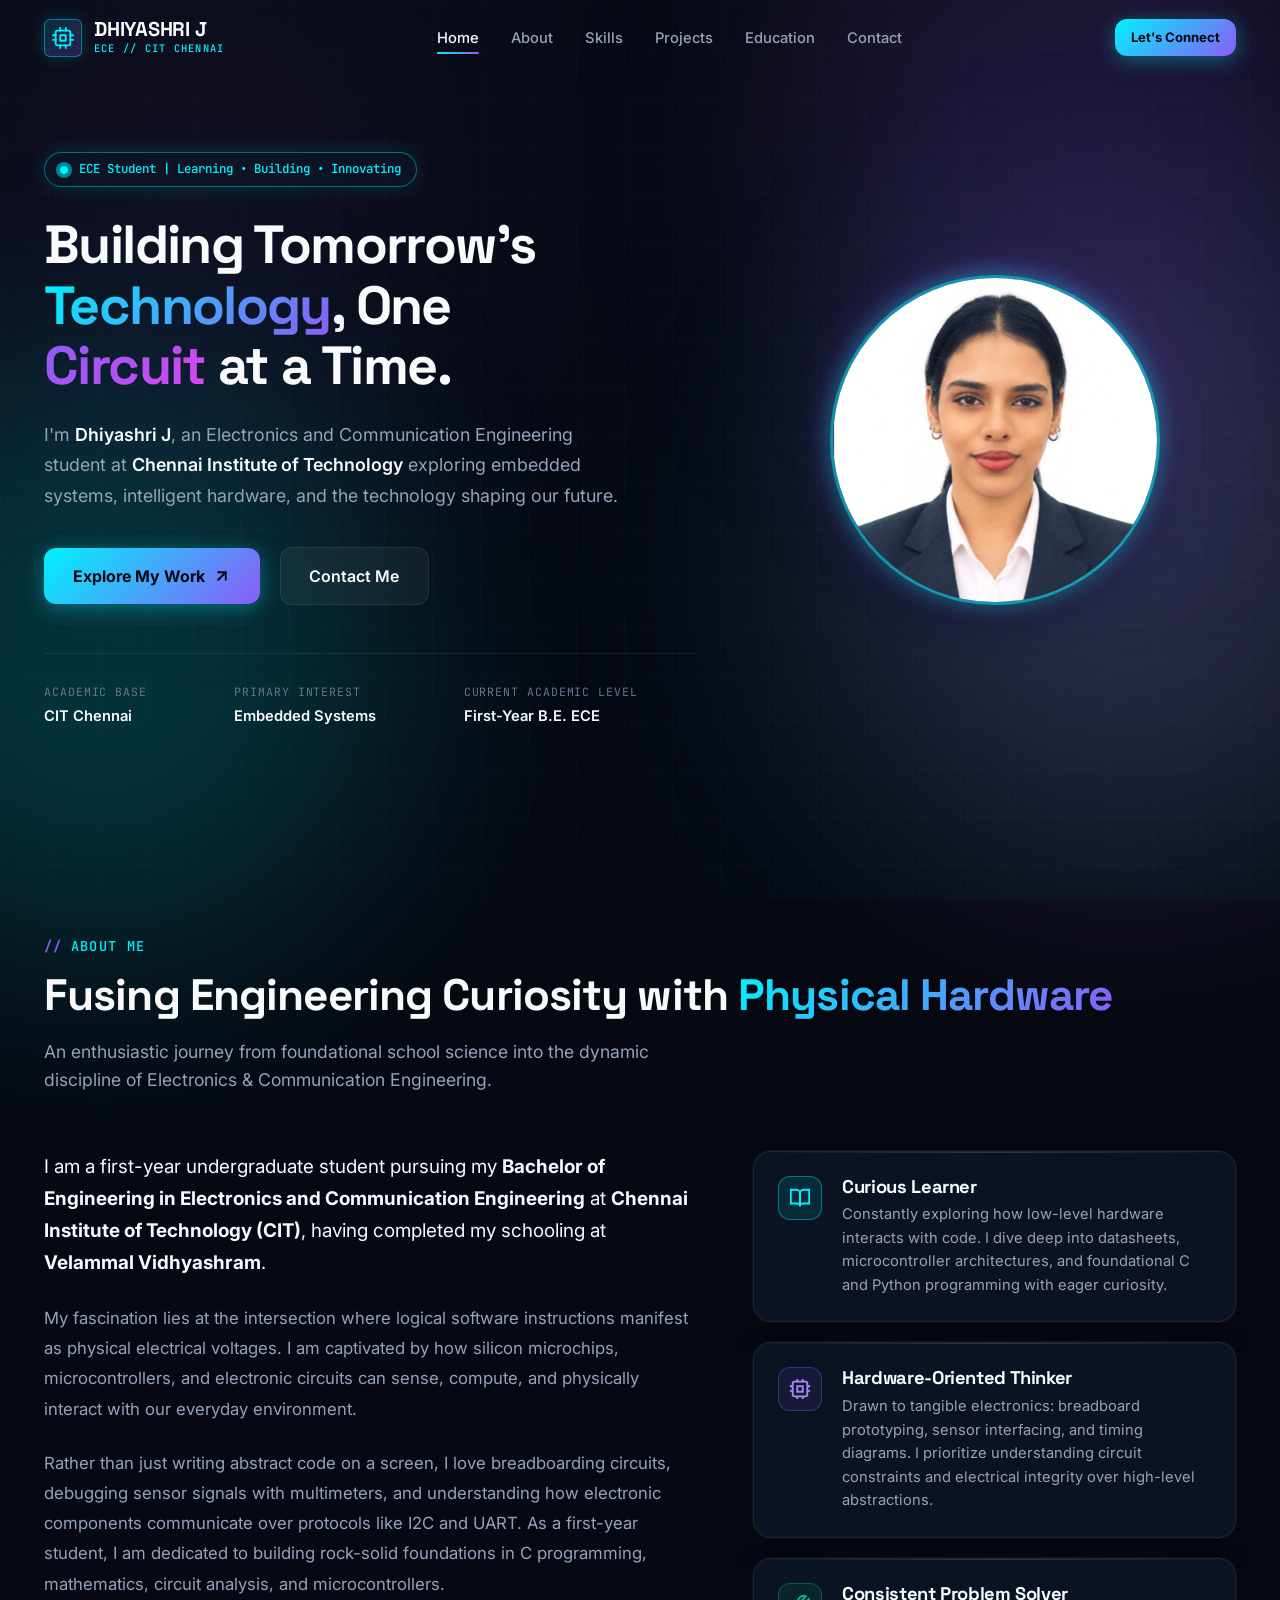
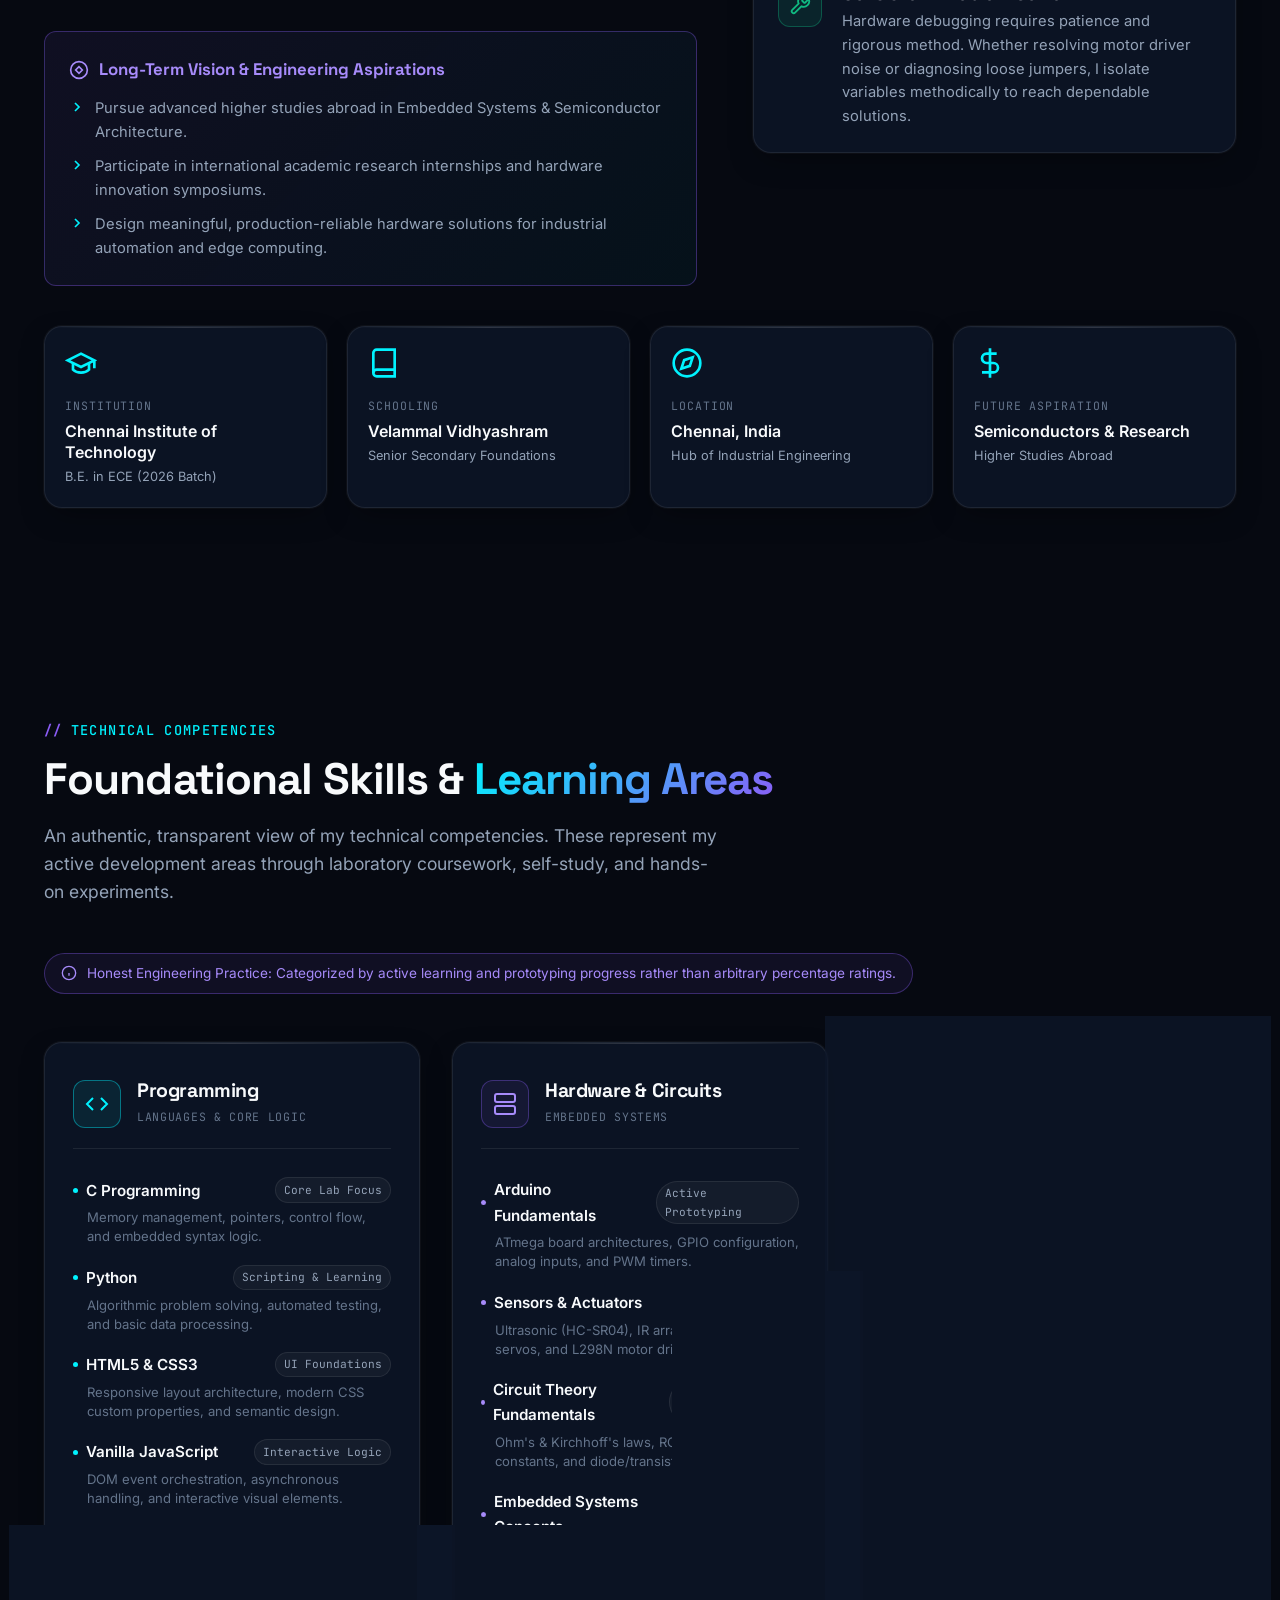
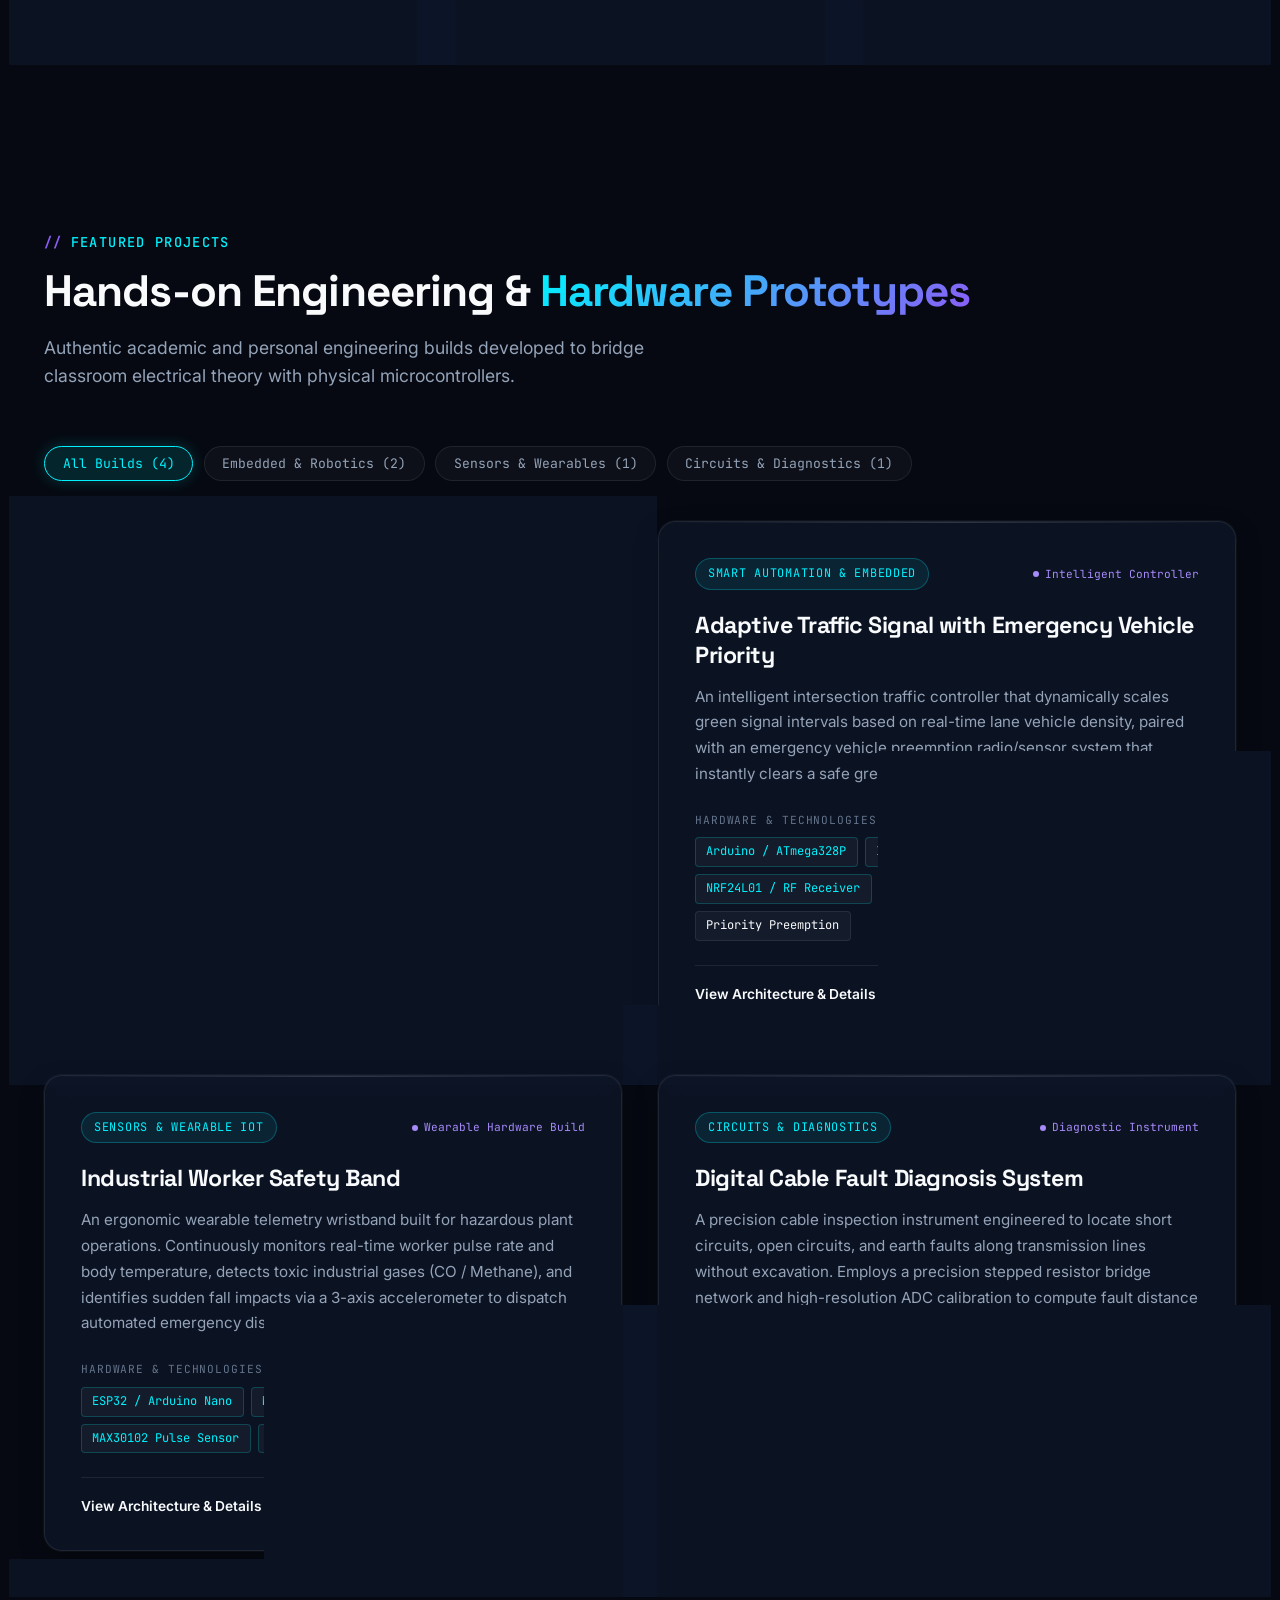
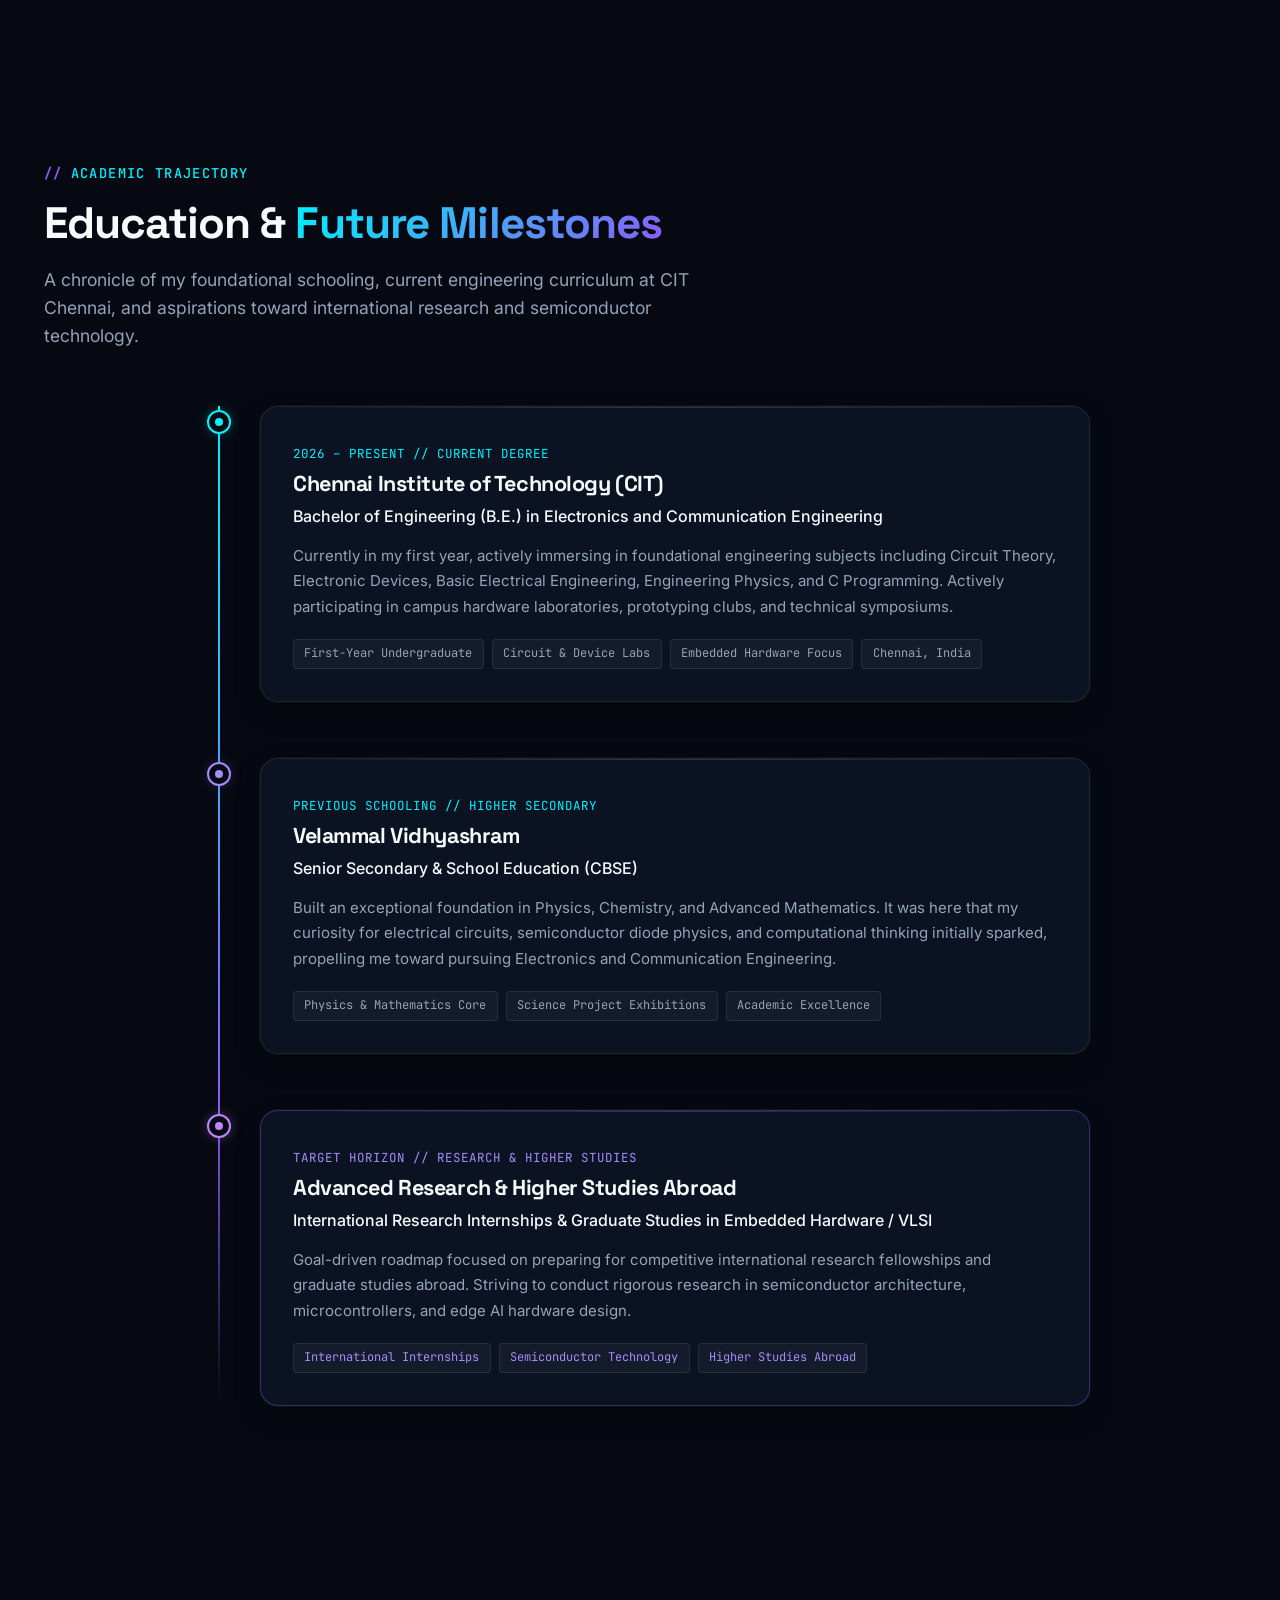
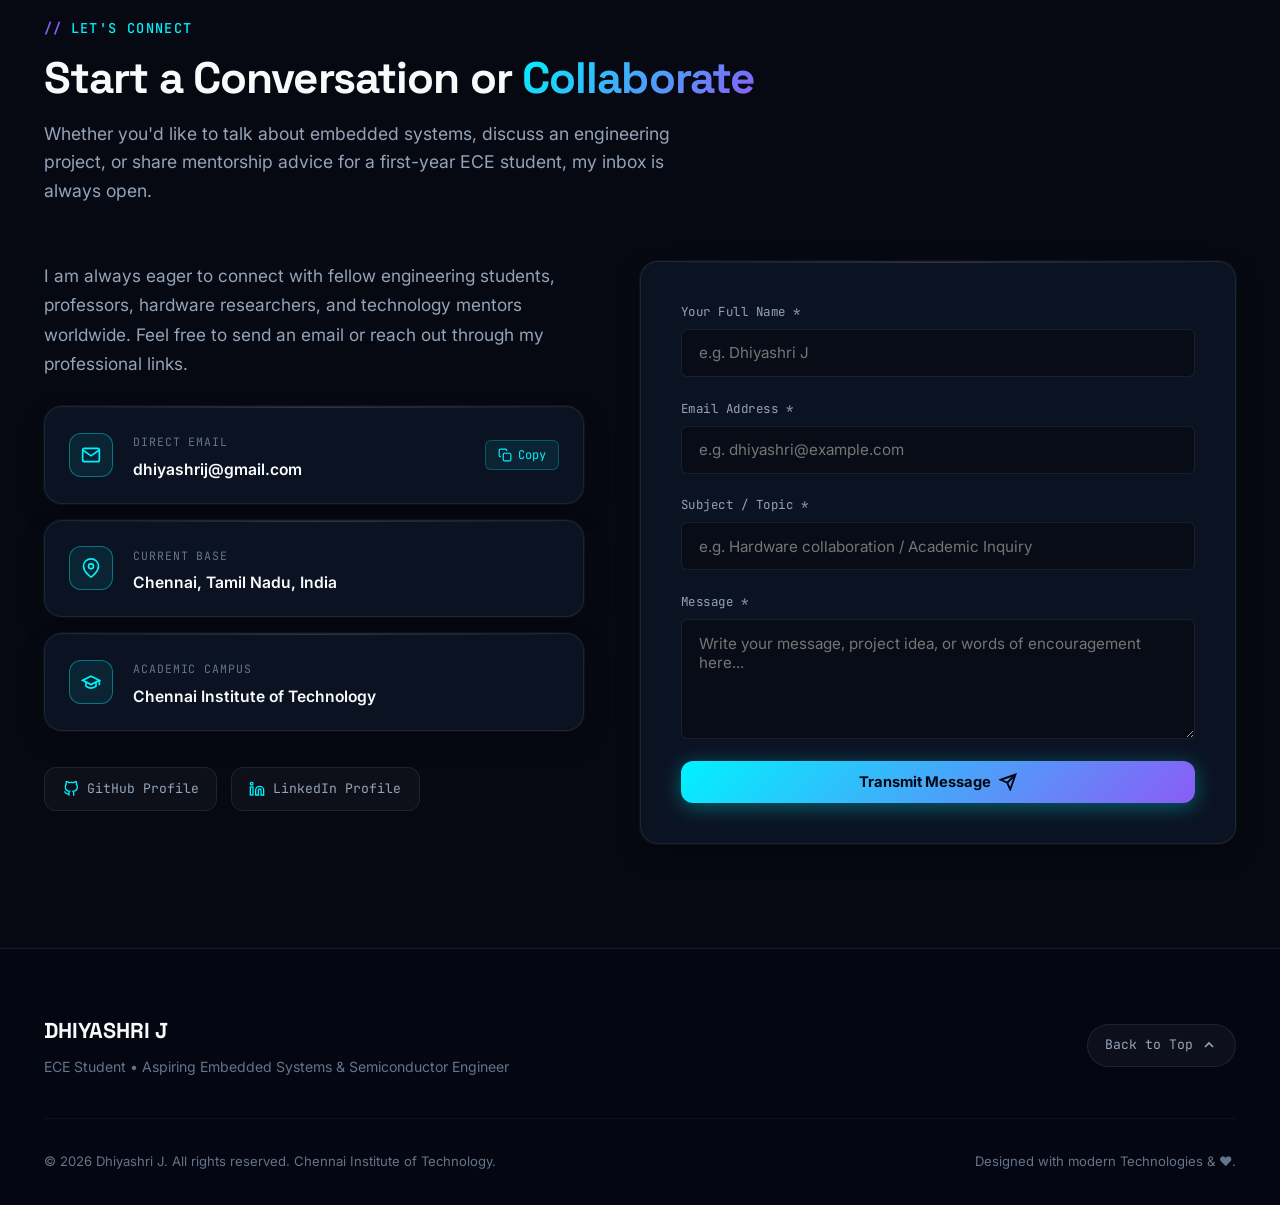
<file: index.html>
<!DOCTYPE html>
<html lang="en">
<head>
  <meta charset="UTF-8">
  <meta name="viewport" content="width=device-width, initial-scale=1.0">
  <title>Dhiyashri J | ECE Student & Aspiring Embedded Systems Engineer</title>
  <meta name="description" content="Personal portfolio of Dhiyashri J, a first-year Electronics and Communication Engineering student at Chennai Institute of Technology (CIT) exploring embedded systems, intelligent hardware, and circuit design.">
  <meta name="keywords" content="Dhiyashri J, Electronics and Communication Engineering, CIT Chennai, Embedded Systems, Arduino, Microcontrollers, Circuit Design, Velammal Vidhyashram">
  <meta name="author" content="Dhiyashri J">

  <!-- Google Fonts Preconnect & Stylesheets -->
  <link rel="preconnect" href="https://fonts.googleapis.com">
  <link rel="preconnect" href="https://fonts.gstatic.com" crossorigin>
  <link href="https://fonts.googleapis.com/css2?family=Inter:wght@300;400;500;600;700&family=JetBrains+Mono:wght@400;500;700&family=Space+Grotesk:wght@500;600;700;800&display=swap" rel="stylesheet">

  <!-- Main Stylesheet -->
  <link rel="stylesheet" href="style.css">
</head>
<body>

  <!-- Ambient Background Lighting -->
  <div class="ambient-glow glow-1" aria-hidden="true"></div>
  <div class="ambient-glow glow-2" aria-hidden="true"></div>
  <div class="ambient-glow glow-3" aria-hidden="true"></div>

  <!-- ==========================================================================
       NAVIGATION BAR
       ========================================================================== -->
  <header class="navbar" id="navbar">
    <div class="container nav-container">
      <a href="#hero" class="nav-logo" aria-label="Dhiyashri J Home">
        <div class="logo-mark">
          <!-- Stylized Microchip / Integrated Circuit Icon -->
          <svg viewBox="0 0 24 24" fill="none" stroke="currentColor" stroke-width="2" stroke-linecap="round" stroke-linejoin="round">
            <rect x="4" y="4" width="16" height="16" rx="2"></rect>
            <rect x="9" y="9" width="6" height="6"></rect>
            <path d="M9 1v3M15 1v3M9 20v3M15 20v3M20 9h3M20 14h3M1 9h3M1 14h3"></path>
          </svg>
        </div>
        <div class="logo-text">
          <span class="logo-title">DHIYASHRI J</span>
          <span class="logo-subtitle">ECE // CIT CHENNAI</span>
        </div>
      </a>

      <!-- Desktop Nav Menu -->
      <nav aria-label="Primary Navigation">
        <ul class="nav-menu">
          <li><a href="#hero" class="nav-link active">Home</a></li>
          <li><a href="#about" class="nav-link">About</a></li>
          <li><a href="#skills" class="nav-link">Skills</a></li>
          <li><a href="#projects" class="nav-link">Projects</a></li>
          <li><a href="#education" class="nav-link">Education</a></li>
          <li><a href="#contact" class="nav-link">Contact</a></li>
        </ul>
      </nav>

      <!-- Desktop CTA & Mobile Toggle -->
      <div class="nav-actions">
        <a href="#contact" class="btn btn-primary btn-sm">Let's Connect</a>
        <button class="nav-toggle" id="navToggle" aria-label="Toggle navigation menu" aria-expanded="false">
          <span></span>
          <span></span>
          <span></span>
        </button>
      </div>
    </div>
  </header>

  <!-- Mobile Navigation Drawer -->
  <div class="mobile-nav-backdrop" id="mobileBackdrop" aria-hidden="true"></div>
  <div class="mobile-nav" id="mobileNav">
    <ul class="mobile-links">
      <li><a href="#hero" class="mobile-link">01. Home <span>&rarr;</span></a></li>
      <li><a href="#about" class="mobile-link">02. About <span>&rarr;</span></a></li>
      <li><a href="#skills" class="mobile-link">03. Skills <span>&rarr;</span></a></li>
      <li><a href="#projects" class="mobile-link">04. Projects <span>&rarr;</span></a></li>
      <li><a href="#education" class="mobile-link">05. Education <span>&rarr;</span></a></li>
      <li><a href="#contact" class="mobile-link">06. Contact <span>&rarr;</span></a></li>
    </ul>
    <div>
      <a href="#contact" class="btn btn-primary" style="width: 100%;">Get in Touch</a>
    </div>
  </div>

  <main>
    <!-- ==========================================================================
         HERO SECTION
         ========================================================================== -->
    <section class="hero" id="hero">
      <div class="container hero-grid">
        <!-- Hero Text Content -->
        <div class="hero-content">
          <div class="hero-badge">
            <span class="pulse-dot" aria-hidden="true"></span>
            <span>ECE Student | Learning • Building • Innovating</span>
          </div>

          <h1 class="hero-headline">
            Building Tomorrow's <br>
            <span class="gradient-text">Technology</span>, One <br>
            <span class="gradient-text-violet">Circuit</span> at a Time.
          </h1>

          <p class="hero-subtitle">
            I'm <strong>Dhiyashri J</strong>, an Electronics and Communication Engineering student at <strong>Chennai Institute of Technology</strong> exploring embedded systems, intelligent hardware, and the technology shaping our future.
          </p>

          <div class="hero-cta">
            <a href="#projects" class="btn btn-primary btn-lg">
              <span>Explore My Work</span>
              <svg width="18" height="18" viewBox="0 0 24 24" fill="none" stroke="currentColor" stroke-width="2.5" stroke-linecap="round" stroke-linejoin="round">
                <line x1="7" y1="17" x2="17" y2="7"></line>
                <polyline points="7 7 17 7 17 17"></polyline>
              </svg>
            </a>
            <a href="#contact" class="btn btn-secondary btn-lg">Contact Me</a>
          </div>

          <div class="hero-meta">
            <div class="meta-item">
              <span class="meta-label">Academic Base</span>
              <span class="meta-value">CIT Chennai</span>
            </div>
            <div class="meta-item">
              <span class="meta-label">Primary Interest</span>
              <span class="meta-value">Embedded Systems</span>
            </div>
            <div class="meta-item">
              <span class="meta-label">Current Academic Level</span>
              <span class="meta-value">First-Year B.E. ECE</span>
            </div>
          </div>
        </div>

        <!-- Hero Visual: Clean Round Profile Photo with Mild Edge Glow -->
        <div class="hero-visual">
          <div class="round-profile-wrapper">
            <div class="round-profile-glow" aria-hidden="true"></div>
            <img src="assets/profile.png" alt="Dhiyashri J - Electronics and Communication Engineering Student" class="round-profile-img">
          </div>
        </div>
      </div>
    </section>

    <!-- ==========================================================================
         ABOUT ME SECTION
         ========================================================================== -->
    <section class="about-section" id="about">
      <div class="container">
        <div class="section-header">
          <span class="section-tag">About Me</span>
          <h2 class="section-title">
            Fusing Engineering Curiosity with <span class="gradient-text">Physical Hardware</span>
          </h2>
          <p class="section-subtitle">
            An enthusiastic journey from foundational school science into the dynamic discipline of Electronics & Communication Engineering.
          </p>
        </div>

        <div class="about-grid">
          <!-- Left Column: Biography Narrative -->
          <div class="about-narrative">
            <p class="lead-paragraph">
              I am a first-year undergraduate student pursuing my <strong>Bachelor of Engineering in Electronics and Communication Engineering</strong> at <strong>Chennai Institute of Technology (CIT)</strong>, having completed my schooling at <strong>Velammal Vidhyashram</strong>.
            </p>
            <p>
              My fascination lies at the intersection where logical software instructions manifest as physical electrical voltages. I am captivated by how silicon microchips, microcontrollers, and electronic circuits can sense, compute, and physically interact with our everyday environment.
            </p>
            <p>
              Rather than just writing abstract code on a screen, I love breadboarding circuits, debugging sensor signals with multimeters, and understanding how electronic components communicate over protocols like I2C and UART. As a first-year student, I am dedicated to building rock-solid foundations in C programming, mathematics, circuit analysis, and microcontrollers.
            </p>

            <!-- Future Goals Card -->
            <div class="aspirations-box">
              <div class="aspirations-header">
                <svg width="20" height="20" viewBox="0 0 24 24" fill="none" stroke="currentColor" stroke-width="2">
                  <circle cx="12" cy="12" r="10"></circle>
                  <polygon points="12 8 8 12 12 16 16 12 12 8"></polygon>
                </svg>
                <span>Long-Term Vision & Engineering Aspirations</span>
              </div>
              <ul class="aspirations-list">
                <li>
                  <svg viewBox="0 0 24 24" fill="none" stroke="currentColor" stroke-width="2.5"><polyline points="9 18 15 12 9 6"></polyline></svg>
                  <span>Pursue advanced higher studies abroad in Embedded Systems & Semiconductor Architecture.</span>
                </li>
                <li>
                  <svg viewBox="0 0 24 24" fill="none" stroke="currentColor" stroke-width="2.5"><polyline points="9 18 15 12 9 6"></polyline></svg>
                  <span>Participate in international academic research internships and hardware innovation symposiums.</span>
                </li>
                <li>
                  <svg viewBox="0 0 24 24" fill="none" stroke="currentColor" stroke-width="2.5"><polyline points="9 18 15 12 9 6"></polyline></svg>
                  <span>Design meaningful, production-reliable hardware solutions for industrial automation and edge computing.</span>
                </li>
              </ul>
            </div>
          </div>

          <!-- Right Column: Three Core Qualities -->
          <div class="qualities-stack">
            <!-- Quality 1 -->
            <div class="glass-card quality-card">
              <div class="quality-icon">
                <svg width="22" height="22" viewBox="0 0 24 24" fill="none" stroke="currentColor" stroke-width="2">
                  <path d="M2 3h6a4 4 0 0 1 4 4v14a3 3 0 0 0-3-3H2z"></path>
                  <path d="M22 3h-6a4 4 0 0 0-4 4v14a3 3 0 0 1 3-3h7z"></path>
                </svg>
              </div>
              <div>
                <h3 class="quality-title">Curious Learner</h3>
                <p class="quality-desc">
                  Constantly exploring how low-level hardware interacts with code. I dive deep into datasheets, microcontroller architectures, and foundational C and Python programming with eager curiosity.
                </p>
              </div>
            </div>

            <!-- Quality 2 -->
            <div class="glass-card quality-card">
              <div class="quality-icon">
                <svg width="22" height="22" viewBox="0 0 24 24" fill="none" stroke="currentColor" stroke-width="2">
                  <rect x="4" y="4" width="16" height="16" rx="2"></rect>
                  <rect x="9" y="9" width="6" height="6"></rect>
                  <line x1="9" y1="1" x2="9" y2="4"></line>
                  <line x1="15" y1="1" x2="15" y2="4"></line>
                  <line x1="9" y1="20" x2="9" y2="23"></line>
                  <line x1="15" y1="20" x2="15" y2="23"></line>
                  <line x1="20" y1="9" x2="23" y2="9"></line>
                  <line x1="20" y1="14" x2="23" y2="14"></line>
                  <line x1="1" y1="9" x2="4" y2="9"></line>
                  <line x1="1" y1="14" x2="4" y2="14"></line>
                </svg>
              </div>
              <div>
                <h3 class="quality-title">Hardware-Oriented Thinker</h3>
                <p class="quality-desc">
                  Drawn to tangible electronics: breadboard prototyping, sensor interfacing, and timing diagrams. I prioritize understanding circuit constraints and electrical integrity over high-level abstractions.
                </p>
              </div>
            </div>

            <!-- Quality 3 -->
            <div class="glass-card quality-card">
              <div class="quality-icon">
                <svg width="22" height="22" viewBox="0 0 24 24" fill="none" stroke="currentColor" stroke-width="2">
                  <path d="M14.7 6.3a1 1 0 0 0 0 1.4l1.6 1.6a1 1 0 0 0 1.4 0l3.77-3.77a6 6 0 0 1-7.94 7.94l-6.91 6.91a2.12 2.12 0 0 1-3-3l6.91-6.91a6 6 0 0 1 7.94-7.94l-3.76 3.76z"></path>
                </svg>
              </div>
              <div>
                <h3 class="quality-title">Consistent Problem Solver</h3>
                <p class="quality-desc">
                  Hardware debugging requires patience and rigorous method. Whether resolving motor driver noise or diagnosing loose jumpers, I isolate variables methodically to reach dependable solutions.
                </p>
              </div>
            </div>
          </div>
        </div>

        <!-- Academic Snapshot Mini Bar -->
        <div class="academic-snapshot-bar">
          <div class="glass-card snapshot-card">
            <svg class="snapshot-icon" viewBox="0 0 24 24" fill="none" stroke="currentColor" stroke-width="2">
              <path d="M22 10v6M2 10l10-5 10 5-10 5z"></path>
              <path d="M6 12v5c3 3 9 3 12 0v-5"></path>
            </svg>
            <span class="snapshot-label">Institution</span>
            <div class="snapshot-value">Chennai Institute of Technology</div>
            <div class="snapshot-detail">B.E. in ECE (2026 Batch)</div>
          </div>

          <div class="glass-card snapshot-card">
            <svg class="snapshot-icon" viewBox="0 0 24 24" fill="none" stroke="currentColor" stroke-width="2">
              <path d="M4 19.5A2.5 2.5 0 0 1 6.5 17H20"></path>
              <path d="M6.5 2H20v20H6.5A2.5 2.5 0 0 1 4 19.5v-15A2.5 2.5 0 0 1 6.5 2z"></path>
            </svg>
            <span class="snapshot-label">Schooling</span>
            <div class="snapshot-value">Velammal Vidhyashram</div>
            <div class="snapshot-detail">Senior Secondary Foundations</div>
          </div>

          <div class="glass-card snapshot-card">
            <svg class="snapshot-icon" viewBox="0 0 24 24" fill="none" stroke="currentColor" stroke-width="2">
              <circle cx="12" cy="12" r="10"></circle>
              <polygon points="16.24 7.76 14.12 14.12 7.76 16.24 9.88 9.88 16.24 7.76"></polygon>
            </svg>
            <span class="snapshot-label">Location</span>
            <div class="snapshot-value">Chennai, India</div>
            <div class="snapshot-detail">Hub of Industrial Engineering</div>
          </div>

          <div class="glass-card snapshot-card">
            <svg class="snapshot-icon" viewBox="0 0 24 24" fill="none" stroke="currentColor" stroke-width="2">
              <line x1="12" y1="1" x2="12" y2="23"></line>
              <path d="M17 5H9.5a3.5 3.5 0 0 0 0 7h5a3.5 3.5 0 0 1 0 7H6"></path>
            </svg>
            <span class="snapshot-label">Future Aspiration</span>
            <div class="snapshot-value">Semiconductors & Research</div>
            <div class="snapshot-detail">Higher Studies Abroad</div>
          </div>
        </div>
      </div>
    </section>

    <!-- ==========================================================================
         TECHNICAL SKILLS SECTION
         ========================================================================== -->
    <section class="skills-section" id="skills">
      <div class="container">
        <div class="section-header">
          <span class="section-tag">Technical Competencies</span>
          <h2 class="section-title">
            Foundational Skills & <span class="gradient-text">Learning Areas</span>
          </h2>
          <p class="section-subtitle">
            An authentic, transparent view of my technical competencies. These represent my active development areas through laboratory coursework, self-study, and hands-on experiments.
          </p>
        </div>

        <div class="skills-disclaimer">
          <svg viewBox="0 0 24 24" fill="none" stroke="currentColor" stroke-width="2">
            <circle cx="12" cy="12" r="10"></circle>
            <line x1="12" y1="16" x2="12" y2="12"></line>
            <line x1="12" y1="8" x2="12.01" y2="8"></line>
          </svg>
          <span>Honest Engineering Practice: Categorized by active learning and prototyping progress rather than arbitrary percentage ratings.</span>
        </div>

        <div class="skills-grid">
          <!-- Category 1: Programming & Software -->
          <div class="glass-card skill-card">
            <div class="skill-card-header">
              <div class="skill-cat-icon">
                <svg width="24" height="24" viewBox="0 0 24 24" fill="none" stroke="currentColor" stroke-width="2">
                  <polyline points="16 18 22 12 16 6"></polyline>
                  <polyline points="8 6 2 12 8 18"></polyline>
                </svg>
              </div>
              <div>
                <h3 class="skill-cat-title">Programming</h3>
                <span class="skill-cat-subtitle">Languages & Core Logic</span>
              </div>
            </div>

            <ul class="skill-items-list">
              <li class="skill-item">
                <div class="skill-item-top">
                  <span class="skill-name"><span class="skill-bullet"></span> C Programming</span>
                  <span class="skill-stage-tag">Core Lab Focus</span>
                </div>
                <p class="skill-desc">Memory management, pointers, control flow, and embedded syntax logic.</p>
              </li>

              <li class="skill-item">
                <div class="skill-item-top">
                  <span class="skill-name"><span class="skill-bullet"></span> Python</span>
                  <span class="skill-stage-tag">Scripting & Learning</span>
                </div>
                <p class="skill-desc">Algorithmic problem solving, automated testing, and basic data processing.</p>
              </li>

              <li class="skill-item">
                <div class="skill-item-top">
                  <span class="skill-name"><span class="skill-bullet"></span> HTML5 & CSS3</span>
                  <span class="skill-stage-tag">UI Foundations</span>
                </div>
                <p class="skill-desc">Responsive layout architecture, modern CSS custom properties, and semantic design.</p>
              </li>

              <li class="skill-item">
                <div class="skill-item-top">
                  <span class="skill-name"><span class="skill-bullet"></span> Vanilla JavaScript</span>
                  <span class="skill-stage-tag">Interactive Logic</span>
                </div>
                <p class="skill-desc">DOM event orchestration, asynchronous handling, and interactive visual elements.</p>
              </li>
            </ul>
          </div>

          <!-- Category 2: Electronics & Hardware -->
          <div class="glass-card skill-card">
            <div class="skill-card-header">
              <div class="skill-cat-icon">
                <svg width="24" height="24" viewBox="0 0 24 24" fill="none" stroke="currentColor" stroke-width="2">
                  <rect x="2" y="2" width="20" height="8" rx="2" ry="2"></rect>
                  <rect x="2" y="14" width="20" height="8" rx="2" ry="2"></rect>
                  <line x1="6" y1="6" x2="6.01" y2="6"></line>
                  <line x1="6" y1="18" x2="6.01" y2="18"></line>
                </svg>
              </div>
              <div>
                <h3 class="skill-cat-title">Hardware & Circuits</h3>
                <span class="skill-cat-subtitle">Embedded Systems</span>
              </div>
            </div>

            <ul class="skill-items-list">
              <li class="skill-item">
                <div class="skill-item-top">
                  <span class="skill-name"><span class="skill-bullet"></span> Arduino Fundamentals</span>
                  <span class="skill-stage-tag">Active Prototyping</span>
                </div>
                <p class="skill-desc">ATmega board architectures, GPIO configuration, analog inputs, and PWM timers.</p>
              </li>

              <li class="skill-item">
                <div class="skill-item-top">
                  <span class="skill-name"><span class="skill-bullet"></span> Sensors & Actuators</span>
                  <span class="skill-stage-tag">Interfacing</span>
                </div>
                <p class="skill-desc">Ultrasonic (HC-SR04), IR arrays, DHT sensors, servos, and L298N motor drivers.</p>
              </li>

              <li class="skill-item">
                <div class="skill-item-top">
                  <span class="skill-name"><span class="skill-bullet"></span> Circuit Theory Fundamentals</span>
                  <span class="skill-stage-tag">Academic Coursework</span>
                </div>
                <p class="skill-desc">Ohm's & Kirchhoff's laws, RC circuit time constants, and diode/transistor fundamentals.</p>
              </li>

              <li class="skill-item">
                <div class="skill-item-top">
                  <span class="skill-name"><span class="skill-bullet"></span> Embedded Systems Concepts</span>
                  <span class="skill-stage-tag">Foundations</span>
                </div>
                <p class="skill-desc">Microcontroller peripherals, interrupts, and serial protocols (UART, I2C).</p>
              </li>
            </ul>
          </div>

          <!-- Category 3: Tools & Simulation -->
          <div class="glass-card skill-card">
            <div class="skill-card-header">
              <div class="skill-cat-icon">
                <svg width="24" height="24" viewBox="0 0 24 24" fill="none" stroke="currentColor" stroke-width="2">
                  <path d="M14.7 6.3a1 1 0 0 0 0 1.4l1.6 1.6a1 1 0 0 0 1.4 0l3.77-3.77a6 6 0 0 1-7.94 7.94l-6.91 6.91a2.12 2.12 0 0 1-3-3l6.91-6.91a6 6 0 0 1 7.94-7.94l-3.76 3.76z"></path>
                </svg>
              </div>
              <div>
                <h3 class="skill-cat-title">Tools & Workflow</h3>
                <span class="skill-cat-subtitle">Simulation & Development</span>
              </div>
            </div>

            <ul class="skill-items-list">
              <li class="skill-item">
                <div class="skill-item-top">
                  <span class="skill-name"><span class="skill-bullet"></span> VS Code</span>
                  <span class="skill-stage-tag">Primary IDE</span>
                </div>
                <p class="skill-desc">Daily development environment, C/C++ compiler extensions, and workspace tooling.</p>
              </li>

              <li class="skill-item">
                <div class="skill-item-top">
                  <span class="skill-name"><span class="skill-bullet"></span> Git & GitHub</span>
                  <span class="skill-stage-tag">Version Control</span>
                </div>
                <p class="skill-desc">Managing project repositories, branch workflows, and engineering code documentation.</p>
              </li>

              <li class="skill-item">
                <div class="skill-item-top">
                  <span class="skill-name"><span class="skill-bullet"></span> Simulation Tools</span>
                  <span class="skill-stage-tag">Circuit Validation</span>
                </div>
                <p class="skill-desc">Tinkercad Circuits and Proteus/sandbox tools for virtual breadboarding before solder.</p>
              </li>

              <li class="skill-item">
                <div class="skill-item-top">
                  <span class="skill-name"><span class="skill-bullet"></span> Arduino IDE & Serial</span>
                  <span class="skill-stage-tag">Flashing & Debug</span>
                </div>
                <p class="skill-desc">Firmware flashing, baud rate synchronization, and real-time serial monitor telemetry.</p>
              </li>
            </ul>
          </div>
        </div>
      </div>
    </section>

    <!-- ==========================================================================
         FEATURED PROJECTS SECTION
         ========================================================================== -->
    <section class="projects-section" id="projects">
      <div class="container">
        <div class="section-header">
          <span class="section-tag">Featured Projects</span>
          <h2 class="section-title">
            Hands-on Engineering & <span class="gradient-text">Hardware Prototypes</span>
          </h2>
          <p class="section-subtitle">
            Authentic academic and personal engineering builds developed to bridge classroom electrical theory with physical microcontrollers.
          </p>
        </div>

        <!-- Filter Buttons -->
        <div class="projects-filter-bar">
          <button class="filter-btn active" data-filter="all">All Builds (4)</button>
          <button class="filter-btn" data-filter="embedded">Embedded & Robotics (2)</button>
          <button class="filter-btn" data-filter="sensors">Sensors & Wearables (1)</button>
          <button class="filter-btn" data-filter="circuits">Circuits & Diagnostics (1)</button>
        </div>

        <div class="projects-grid">
          <!-- Project 1: Obstacle-Avoidance RC Car -->
          <div class="glass-card project-card" data-category="embedded">
            <div class="project-top">
              <span class="project-category-tag">Embedded Robotics</span>
              <div class="project-status-badge">
                <span class="status-indicator-dot"></span>
                <span>Hardware Prototype</span>
              </div>
            </div>

            <h3 class="project-title">Obstacle-Avoidance RC Car</h3>
            <p class="project-desc">
              An autonomous ground robotics chassis engineered with an HC-SR04 ultrasonic sensor and an L298N dual H-bridge motor driver. It continuously calculates forward obstacle clearance vectors and automatically performs directional trajectory pivots when safe thresholds are breached.
            </p>

            <div class="project-tech-wrapper">
              <div class="tech-label">Hardware & Technologies Used:</div>
              <div class="project-tech-tags">
                <span class="tech-tag hardware-tag">Arduino Uno</span>
                <span class="tech-tag hardware-tag">HC-SR04 Ultrasonic</span>
                <span class="tech-tag hardware-tag">L298N H-Bridge</span>
                <span class="tech-tag">Embedded C/C++</span>
                <span class="tech-tag">PWM Speed Tuning</span>
              </div>
            </div>

            <div class="project-actions">
              <button class="project-btn-detail" data-project="rc-car">
                <span>View Architecture & Details</span>
                <svg viewBox="0 0 24 24" fill="none" stroke="currentColor" stroke-width="2.5">
                  <line x1="5" y1="12" x2="19" y2="12"></line>
                  <polyline points="12 5 19 12 12 19"></polyline>
                </svg>
              </button>
            </div>
          </div>

          <!-- Project 2: Adaptive Traffic Signal with Emergency Vehicle Priority -->
          <div class="glass-card project-card" data-category="embedded">
            <div class="project-top">
              <span class="project-category-tag">Smart Automation & Embedded</span>
              <div class="project-status-badge">
                <span class="status-indicator-dot"></span>
                <span>Intelligent Controller</span>
              </div>
            </div>

            <h3 class="project-title">Adaptive Traffic Signal with Emergency Vehicle Priority</h3>
            <p class="project-desc">
              An intelligent intersection traffic controller that dynamically scales green signal intervals based on real-time lane vehicle density, paired with an emergency vehicle preemption radio/sensor system that instantly clears a safe green corridor for ambulances and fire engines.
            </p>

            <div class="project-tech-wrapper">
              <div class="tech-label">Hardware & Technologies Used:</div>
              <div class="project-tech-tags">
                <span class="tech-tag hardware-tag">Arduino / ATmega328P</span>
                <span class="tech-tag hardware-tag">IR Density Sensor Array</span>
                <span class="tech-tag hardware-tag">NRF24L01 / RF Receiver</span>
                <span class="tech-tag">Finite State Machine (FSM)</span>
                <span class="tech-tag">Priority Preemption</span>
              </div>
            </div>

            <div class="project-actions">
              <button class="project-btn-detail" data-project="adaptive-traffic">
                <span>View Architecture & Details</span>
                <svg viewBox="0 0 24 24" fill="none" stroke="currentColor" stroke-width="2.5">
                  <line x1="5" y1="12" x2="19" y2="12"></line>
                  <polyline points="12 5 19 12 12 19"></polyline>
                </svg>
              </button>
            </div>
          </div>

          <!-- Project 3: Industrial Worker Safety Band -->
          <div class="glass-card project-card" data-category="sensors">
            <div class="project-top">
              <span class="project-category-tag">Sensors & Wearable IoT</span>
              <div class="project-status-badge">
                <span class="status-indicator-dot"></span>
                <span>Wearable Hardware Build</span>
              </div>
            </div>

            <h3 class="project-title">Industrial Worker Safety Band</h3>
            <p class="project-desc">
              An ergonomic wearable telemetry wristband built for hazardous plant operations. Continuously monitors real-time worker pulse rate and body temperature, detects toxic industrial gases (CO / Methane), and identifies sudden fall impacts via a 3-axis accelerometer to dispatch automated emergency distress alerts.
            </p>

            <div class="project-tech-wrapper">
              <div class="tech-label">Hardware & Technologies Used:</div>
              <div class="project-tech-tags">
                <span class="tech-tag hardware-tag">ESP32 / Arduino Nano</span>
                <span class="tech-tag hardware-tag">MPU-6050 Accelerometer</span>
                <span class="tech-tag hardware-tag">MAX30102 Pulse Sensor</span>
                <span class="tech-tag hardware-tag">MQ-Series Gas Sensor</span>
                <span class="tech-tag">I2C Telemetry & SOS</span>
              </div>
            </div>

            <div class="project-actions">
              <button class="project-btn-detail" data-project="safety-band">
                <span>View Architecture & Details</span>
                <svg viewBox="0 0 24 24" fill="none" stroke="currentColor" stroke-width="2.5">
                  <line x1="5" y1="12" x2="19" y2="12"></line>
                  <polyline points="12 5 19 12 12 19"></polyline>
                </svg>
              </button>
            </div>
          </div>

          <!-- Project 4: Digital Cable Fault Diagnosis System -->
          <div class="glass-card project-card" data-category="circuits">
            <div class="project-top">
              <span class="project-category-tag">Circuits & Diagnostics</span>
              <div class="project-status-badge">
                <span class="status-indicator-dot"></span>
                <span>Diagnostic Instrument</span>
              </div>
            </div>

            <h3 class="project-title">Digital Cable Fault Diagnosis System</h3>
            <p class="project-desc">
              A precision cable inspection instrument engineered to locate short circuits, open circuits, and earth faults along transmission lines without excavation. Employs a precision stepped resistor bridge network and high-resolution ADC calibration to compute fault distance in meters onto an LCD.
            </p>

            <div class="project-tech-wrapper">
              <div class="tech-label">Hardware & Technologies Used:</div>
              <div class="project-tech-tags">
                <span class="tech-tag hardware-tag">ATmega328P Microcontroller</span>
                <span class="tech-tag hardware-tag">Precision Resistor Bridge</span>
                <span class="tech-tag hardware-tag">16-Bit ADS1115 ADC</span>
                <span class="tech-tag hardware-tag">16x2 I2C Display</span>
                <span class="tech-tag">Ohm's Law Calibration</span>
              </div>
            </div>

            <div class="project-actions">
              <button class="project-btn-detail" data-project="cable-fault">
                <span>View Architecture & Details</span>
                <svg viewBox="0 0 24 24" fill="none" stroke="currentColor" stroke-width="2.5">
                  <line x1="5" y1="12" x2="19" y2="12"></line>
                  <polyline points="12 5 19 12 12 19"></polyline>
                </svg>
              </button>
            </div>
          </div>
        </div>
      </div>
    </section>

    <!-- Project Technical Modal Dialog -->
    <div class="modal-overlay" id="projectModal" role="dialog" aria-modal="true" aria-labelledby="modalTitle">
      <div class="modal-container">
        <button class="modal-close-btn" id="modalCloseBtn" aria-label="Close modal window">&times;</button>
        <span class="modal-badge" id="modalCategory">// Embedded Robotics</span>
        <h3 class="modal-title" id="modalTitle">Project Title</h3>

        <div class="modal-body">
          <div>
            <h4 class="modal-block-title">
              <svg viewBox="0 0 24 24" fill="none" stroke="currentColor" stroke-width="2">
                <circle cx="12" cy="12" r="10"></circle>
                <line x1="12" y1="16" x2="12" y2="12"></line>
                <line x1="12" y1="8" x2="12.01" y2="8"></line>
              </svg>
              System Architecture & Overview
            </h4>
            <p id="modalOverview">Overview description text.</p>
          </div>

          <div>
            <h4 class="modal-block-title">
              <svg viewBox="0 0 24 24" fill="none" stroke="currentColor" stroke-width="2">
                <rect x="2" y="7" width="20" height="14" rx="2" ry="2"></rect>
                <path d="M16 21V5a2 2 0 0 0-2-2h-4a2 2 0 0 0-2 2v16"></path>
              </svg>
              Hardware Bill of Materials (BOM)
            </h4>
            <div id="modalBom" style="white-space: pre-line; font-family: var(--font-mono); font-size: 0.82rem; background: rgba(0,0,0,0.3); padding: 0.75rem 1rem; border-radius: var(--radius-sm); border: 1px solid var(--border-subtle);"></div>
          </div>

          <div>
            <h4 class="modal-block-title">
              <svg viewBox="0 0 24 24" fill="none" stroke="currentColor" stroke-width="2">
                <polyline points="16 18 22 12 16 6"></polyline>
                <polyline points="8 6 2 12 8 18"></polyline>
              </svg>
              Embedded Logic & Algorithmic Core
            </h4>
            <pre class="modal-code-snippet"><code id="modalCode">Code snippet</code></pre>
          </div>

          <div>
            <h4 class="modal-block-title">
              <svg viewBox="0 0 24 24" fill="none" stroke="currentColor" stroke-width="2">
                <path d="M22 11.08V12a10 10 0 1 1-5.93-9.14"></path>
                <polyline points="22 4 12 14.01 9 11.01"></polyline>
              </svg>
              Key Engineering Insights & Takeaways
            </h4>
            <p id="modalLearnings">Learnings description.</p>
          </div>
        </div>
      </div>
    </div>

    <!-- ==========================================================================
         EDUCATION & ACADEMIC JOURNEY SECTION
         ========================================================================== -->
    <section class="education-section" id="education">
      <div class="container">
        <div class="section-header">
          <span class="section-tag">Academic Trajectory</span>
          <h2 class="section-title">
            Education & <span class="gradient-text">Future Milestones</span>
          </h2>
          <p class="section-subtitle">
            A chronicle of my foundational schooling, current engineering curriculum at CIT Chennai, and aspirations toward international research and semiconductor technology.
          </p>
        </div>

        <div class="timeline-wrapper">
          <!-- Item 1: CIT Chennai -->
          <div class="timeline-item">
            <div class="timeline-marker"></div>
            <div class="glass-card timeline-content">
              <span class="timeline-period">2026 – PRESENT // CURRENT DEGREE</span>
              <h3 class="timeline-institution">Chennai Institute of Technology (CIT)</h3>
              <div class="timeline-degree">Bachelor of Engineering (B.E.) in Electronics and Communication Engineering</div>
              <p class="timeline-desc">
                Currently in my first year, actively immersing in foundational engineering subjects including Circuit Theory, Electronic Devices, Basic Electrical Engineering, Engineering Physics, and C Programming. Actively participating in campus hardware laboratories, prototyping clubs, and technical symposiums.
              </p>
              <div class="timeline-highlights">
                <span class="timeline-chip">First-Year Undergraduate</span>
                <span class="timeline-chip">Circuit & Device Labs</span>
                <span class="timeline-chip">Embedded Hardware Focus</span>
                <span class="timeline-chip">Chennai, India</span>
              </div>
            </div>
          </div>

          <!-- Item 2: Velammal Vidhyashram -->
          <div class="timeline-item">
            <div class="timeline-marker"></div>
            <div class="glass-card timeline-content">
              <span class="timeline-period">PREVIOUS SCHOOLING // HIGHER SECONDARY</span>
              <h3 class="timeline-institution">Velammal Vidhyashram</h3>
              <div class="timeline-degree">Senior Secondary & School Education (CBSE)</div>
              <p class="timeline-desc">
                Built an exceptional foundation in Physics, Chemistry, and Advanced Mathematics. It was here that my curiosity for electrical circuits, semiconductor diode physics, and computational thinking initially sparked, propelling me toward pursuing Electronics and Communication Engineering.
              </p>
              <div class="timeline-highlights">
                <span class="timeline-chip">Physics & Mathematics Core</span>
                <span class="timeline-chip">Science Project Exhibitions</span>
                <span class="timeline-chip">Academic Excellence</span>
              </div>
            </div>
          </div>

          <!-- Item 3: Future Research Aspirations -->
          <div class="timeline-item">
            <div class="timeline-marker"></div>
            <div class="glass-card timeline-content" style="border-color: var(--border-violet);">
              <span class="timeline-period" style="color: var(--accent-violet-light);">TARGET HORIZON // RESEARCH & HIGHER STUDIES</span>
              <h3 class="timeline-institution">Advanced Research & Higher Studies Abroad</h3>
              <div class="timeline-degree">International Research Internships & Graduate Studies in Embedded Hardware / VLSI</div>
              <p class="timeline-desc">
                Goal-driven roadmap focused on preparing for competitive international research fellowships and graduate studies abroad. Striving to conduct rigorous research in semiconductor architecture, microcontrollers, and edge AI hardware design.
              </p>
              <div class="timeline-highlights">
                <span class="timeline-chip" style="color: var(--accent-violet-light);">International Internships</span>
                <span class="timeline-chip" style="color: var(--accent-violet-light);">Semiconductor Technology</span>
                <span class="timeline-chip" style="color: var(--accent-violet-light);">Higher Studies Abroad</span>
              </div>
            </div>
          </div>
        </div>
      </div>
    </section>

    <!-- ==========================================================================
         CONTACT SECTION
         ========================================================================== -->
    <section class="contact-section" id="contact">
      <div class="container">
        <div class="section-header">
          <span class="section-tag">Let's Connect</span>
          <h2 class="section-title">
            Start a Conversation or <span class="gradient-text">Collaborate</span>
          </h2>
          <p class="section-subtitle">
            Whether you'd like to talk about embedded systems, discuss an engineering project, or share mentorship advice for a first-year ECE student, my inbox is always open.
          </p>
        </div>

        <div class="contact-grid">
          <!-- Left Column: Direct Info Cards -->
          <div class="contact-details">
            <p class="contact-intro">
              I am always eager to connect with fellow engineering students, professors, hardware researchers, and technology mentors worldwide. Feel free to send an email or reach out through my professional links.
            </p>

            <div class="contact-cards-list">
              <!-- Email Card with 1-Click Copy -->
              <div class="glass-card contact-info-card">
                <div class="contact-card-icon">
                  <svg width="20" height="20" viewBox="0 0 24 24" fill="none" stroke="currentColor" stroke-width="2">
                    <path d="M4 4h16c1.1 0 2 .9 2 2v12c0 1.1-.9 2-2 2H4c-1.1 0-2-.9-2-2V6c0-1.1.9-2 2-2z"></path>
                    <polyline points="22,6 12,13 2,6"></polyline>
                  </svg>
                </div>
                <div>
                  <span class="contact-card-label">Direct Email</span>
                  <div class="contact-card-value">dhiyashrij@gmail.com</div>
                </div>
                <button class="copy-btn" id="copyEmailBtn" data-email="dhiyashri.cit@gmail.com" type="button" aria-label="Copy email address to clipboard">
                  <svg viewBox="0 0 24 24" fill="none" stroke="currentColor" stroke-width="2">
                    <rect x="9" y="9" width="13" height="13" rx="2" ry="2"></rect>
                    <path d="M5 15H4a2 2 0 0 1-2-2V4a2 2 0 0 1 2-2h9a2 2 0 0 1 2 2v1"></path>
                  </svg>
                  <span>Copy</span>
                </button>
              </div>

              <!-- Location Card -->
              <div class="glass-card contact-info-card">
                <div class="contact-card-icon">
                  <svg width="20" height="20" viewBox="0 0 24 24" fill="none" stroke="currentColor" stroke-width="2">
                    <path d="M21 10c0 7-9 13-9 13s-9-6-9-13a9 9 0 0 1 18 0z"></path>
                    <circle cx="12" cy="10" r="3"></circle>
                  </svg>
                </div>
                <div>
                  <span class="contact-card-label">Current Base</span>
                  <div class="contact-card-value">Chennai, Tamil Nadu, India</div>
                </div>
              </div>

              <!-- College Card -->
              <div class="glass-card contact-info-card">
                <div class="contact-card-icon">
                  <svg width="20" height="20" viewBox="0 0 24 24" fill="none" stroke="currentColor" stroke-width="2">
                    <path d="M22 10v6M2 10l10-5 10 5-10 5z"></path>
                    <path d="M6 12v5c3 3 9 3 12 0v-5"></path>
                  </svg>
                </div>
                <div>
                  <span class="contact-card-label">Academic Campus</span>
                  <div class="contact-card-value">Chennai Institute of Technology</div>
                </div>
              </div>
            </div>

            <!-- Social Links Row -->
            <div class="social-links-row">
              <a href="https://github.com/dhiyashrij" target="_blank" rel="noopener noreferrer" class="social-badge">
                <svg viewBox="0 0 24 24" fill="none" stroke="currentColor" stroke-width="2">
                  <path d="M9 19c-5 1.5-5-2.5-7-3m14 6v-3.87a3.37 3.37 0 0 0-.94-2.61c3.14-.35 6.44-1.54 6.44-7A5.44 5.44 0 0 0 20 4.77 5.07 5.07 0 0 0 19.91 1S18.73.65 16 2.48a13.38 13.38 0 0 0-7 0C6.27.65 5.09 1 5.09 1A5.07 5.07 0 0 0 5 4.77a5.44 5.44 0 0 0-1.5 3.78c0 5.42 3.3 6.61 6.44 7A3.37 3.37 0 0 0 9 18.13V22"></path>
                </svg>
                <span>GitHub Profile</span>
              </a>

              <a href="https://www.linkedin.com/in/dhiya-jey/" target="_blank" rel="noopener noreferrer" class="social-badge">
                <svg viewBox="0 0 24 24" fill="none" stroke="currentColor" stroke-width="2">
                  <path d="M16 8a6 6 0 0 1 6 6v7h-4v-7a2 2 0 0 0-2-2 2 2 0 0 0-2 2v7h-4v-7a6 6 0 0 1 6-6z"></path>
                  <rect x="2" y="9" width="4" height="12"></rect>
                  <circle cx="4" cy="4" r="2"></circle>
                </svg>
                <span>LinkedIn Profile</span>
              </a>
            </div>
          </div>

          <!-- Right Column: Interactive Contact Form -->
          <div class="glass-card contact-form-container">
            <form class="contact-form" id="contactForm" novalidate>
              <div class="form-group">
                <label for="senderName" class="form-label">
                  <span>Your Full Name *</span>
                  <span class="form-error">Please enter your name</span>
                </label>
                <input type="text" id="senderName" class="form-input" placeholder="e.g. Dhiyashri J" required>
              </div>

              <div class="form-group">
                <label for="senderEmail" class="form-label">
                  <span>Email Address *</span>
                  <span class="form-error">Please enter a valid email</span>
                </label>
                <input type="email" id="senderEmail" class="form-input" placeholder="e.g. dhiyashri@example.com" required>
              </div>

              <div class="form-group">
                <label for="senderSubject" class="form-label">
                  <span>Subject / Topic *</span>
                  <span class="form-error">Please enter a subject</span>
                </label>
                <input type="text" id="senderSubject" class="form-input" placeholder="e.g. Hardware collaboration / Academic Inquiry" required>
              </div>

              <div class="form-group">
                <label for="senderMessage" class="form-label">
                  <span>Message *</span>
                  <span class="form-error">Message must be at least 10 characters</span>
                </label>
                <textarea id="senderMessage" class="form-textarea" placeholder="Write your message, project idea, or words of encouragement here..." required></textarea>
              </div>

              <button type="submit" class="btn btn-primary" id="submitBtn" style="width: 100%;">
                <span>Transmit Message</span>
                <svg width="18" height="18" viewBox="0 0 24 24" fill="none" stroke="currentColor" stroke-width="2.5">
                  <line x1="22" y1="2" x2="11" y2="13"></line>
                  <polygon points="22 2 15 22 11 13 2 9 22 2"></polygon>
                </svg>
              </button>

              <!-- Instant Toast Feedback -->
              <div class="toast-notice" id="contactToast" role="alert"></div>
            </form>
          </div>
        </div>
      </div>
    </section>
  </main>

  <!-- ==========================================================================
       FOOTER
       ========================================================================== -->
  <footer class="site-footer">
    <div class="container">
      <div class="footer-top">
        <div class="footer-brand">
          <div class="footer-logo">DHIYASHRI J</div>
          <p class="footer-tagline">ECE Student &bull; Aspiring Embedded Systems & Semiconductor Engineer</p>
        </div>

        <a href="#hero" class="footer-back-to-top" id="backToTopBtn">
          <span>Back to Top</span>
          <svg width="16" height="16" viewBox="0 0 24 24" fill="none" stroke="currentColor" stroke-width="2.5">
            <polyline points="18 15 12 9 6 15"></polyline>
          </svg>
        </a>
      </div>

      <div class="footer-bottom">
        <div>
          &copy; 2026 Dhiyashri J. All rights reserved. Chennai Institute of Technology.
        </div>
        <div class="footer-credit">
          Designed with modern Technologies & ❤️.
        </div>
      </div>
    </div>
  </footer>

  <!-- Scripts -->
  <script src="script.js"></script>
</body>
</html>
</file>
<file: style.css>
/* ==========================================================================
   DHIYASHRI J - PORTFOLIO DESIGN SYSTEM
   Modern, Futuristic Engineering Aesthetics
   Electric Violet & Cyan Accents | Dark Obsidian Navy Canvas
   ========================================================================== */

/* --- Custom CSS Variables & Tokens --- */
:root {
  /* Color Palette */
  --bg-primary: #060911;
  --bg-secondary: #0b1120;
  --bg-tertiary: #111a30;
  --bg-card: rgba(14, 23, 42, 0.75);
  --bg-card-hover: rgba(20, 32, 58, 0.85);
  --bg-glass: rgba(15, 23, 42, 0.65);
  --bg-glass-strong: rgba(11, 17, 32, 0.9);

  /* Accents */
  --accent-cyan: #00f2fe;
  --accent-cyan-glow: rgba(0, 242, 254, 0.25);
  --accent-cyan-dark: #0891b2;
  --accent-violet: #8b5cf6;
  --accent-violet-glow: rgba(139, 92, 246, 0.25);
  --accent-violet-light: #a78bfa;
  --accent-purple: #c084fc;
  --accent-emerald: #10b981;
  --accent-amber: #f59e0b;

  /* Gradients */
  --grad-primary: linear-gradient(135deg, #00f2fe 0%, #8b5cf6 100%);
  --grad-violet: linear-gradient(135deg, #8b5cf6 0%, #d946ef 100%);
  --grad-cyan: linear-gradient(135deg, #38bdf8 0%, #00f2fe 100%);
  --grad-surface: linear-gradient(180deg, rgba(255, 255, 255, 0.05) 0%, rgba(255, 255, 255, 0.01) 100%);
  --grad-glow: radial-gradient(circle at 50% 50%, rgba(0, 242, 254, 0.15) 0%, rgba(139, 92, 246, 0.05) 50%, transparent 80%);

  /* Typography */
  --font-sans: 'Inter', -apple-system, BlinkMacSystemFont, 'Segoe UI', Roboto, sans-serif;
  --font-display: 'Space Grotesk', var(--font-sans);
  --font-mono: 'JetBrains Mono', 'Fira Code', Consolas, monospace;

  /* Borders & Shadows */
  --border-subtle: rgba(255, 255, 255, 0.08);
  --border-active: rgba(0, 242, 254, 0.4);
  --border-violet: rgba(139, 92, 246, 0.35);
  --glow-cyan: 0 0 25px rgba(0, 242, 254, 0.3);
  --glow-violet: 0 0 25px rgba(139, 92, 246, 0.35);
  --shadow-card: 0 10px 30px -10px rgba(0, 0, 0, 0.5), 0 0 1px 1px rgba(255, 255, 255, 0.05);
  --shadow-card-hover: 0 20px 40px -15px rgba(0, 0, 0, 0.7), 0 0 20px rgba(0, 242, 254, 0.15);

  /* Text Colors */
  --text-primary: #f8fafc;
  --text-secondary: #94a3b8;
  --text-muted: #64748b;
  --text-accent: #38bdf8;

  /* Layout & Transitions */
  --radius-sm: 6px;
  --radius-md: 12px;
  --radius-lg: 18px;
  --radius-full: 9999px;
  --transition-fast: 0.2s cubic-bezier(0.16, 1, 0.3, 1);
  --transition-normal: 0.3s cubic-bezier(0.16, 1, 0.3, 1);
  --transition-smooth: 0.5s cubic-bezier(0.16, 1, 0.3, 1);
  --nav-height: 76px;
  --container-max: 1240px;
}

/* --- Global Reset & Base Setup --- */
*, *::before, *::after {
  box-sizing: border-box;
  margin: 0;
  padding: 0;
}

html {
  scroll-behavior: smooth;
  font-size: 16px;
  color-scheme: dark;
}

body {
  font-family: var(--font-sans);
  background-color: var(--bg-primary);
  color: var(--text-primary);
  line-height: 1.65;
  overflow-x: hidden;
  position: relative;
  min-height: 100vh;
  -webkit-font-smoothing: antialiased;
  -moz-osx-font-smoothing: grayscale;
}

/* Background Circuit Grid Texture */
body::before {
  content: '';
  position: fixed;
  top: 0;
  left: 0;
  width: 100%;
  height: 100%;
  background-image: 
    radial-gradient(circle at 15% 20%, rgba(139, 92, 246, 0.08) 0%, transparent 40%),
    radial-gradient(circle at 85% 65%, rgba(0, 242, 254, 0.07) 0%, transparent 45%),
    linear-gradient(rgba(255, 255, 255, 0.015) 1px, transparent 1px),
    linear-gradient(90deg, rgba(255, 255, 255, 0.015) 1px, transparent 1px);
  background-size: 100% 100%, 100% 100%, 48px 48px, 48px 48px;
  pointer-events: none;
  z-index: 0;
}

/* Ambient glow accents */
.ambient-glow {
  position: fixed;
  width: 600px;
  height: 600px;
  border-radius: 50%;
  filter: blur(120px);
  opacity: 0.18;
  pointer-events: none;
  z-index: 0;
  transition: transform 1.2s ease-out;
}
.glow-1 {
  top: -150px;
  right: -100px;
  background: var(--accent-violet);
}
.glow-2 {
  top: 40%;
  left: -200px;
  background: var(--accent-cyan);
}
.glow-3 {
  bottom: 5%;
  right: -150px;
  background: var(--accent-purple);
}

/* Typography Helpers */
h1, h2, h3, h4, h5, h6 {
  font-family: var(--font-display);
  color: var(--text-primary);
  line-height: 1.2;
  font-weight: 700;
  letter-spacing: -0.02em;
}

p {
  color: var(--text-secondary);
}

a {
  color: inherit;
  text-decoration: none;
  transition: var(--transition-fast);
}

img, svg {
  display: block;
  max-width: 100%;
}

button {
  font-family: inherit;
  cursor: pointer;
  border: none;
  outline: none;
  background: none;
}

/* Layout Container */
.container {
  width: 100%;
  max-width: var(--container-max);
  margin-left: auto;
  margin-right: auto;
  padding-left: 1.5rem;
  padding-right: 1.5rem;
  position: relative;
  z-index: 1;
}

section {
  padding: 6.5rem 0;
  position: relative;
  z-index: 1;
}

/* Section Header Shared */
.section-header {
  margin-bottom: 3.5rem;
  text-align: left;
}
.section-header.text-center {
  text-align: center;
}
.section-tag {
  display: inline-flex;
  align-items: center;
  gap: 0.5rem;
  font-family: var(--font-mono);
  font-size: 0.85rem;
  font-weight: 500;
  color: var(--accent-cyan);
  text-transform: uppercase;
  letter-spacing: 0.1em;
  margin-bottom: 0.75rem;
}
.section-tag::before {
  content: '//';
  color: var(--accent-violet);
  font-weight: 700;
}
.section-title {
  font-size: clamp(2rem, 3.5vw, 2.75rem);
  font-weight: 700;
  margin-bottom: 1rem;
}
.gradient-text {
  background: var(--grad-primary);
  -webkit-background-clip: text;
  background-clip: text;
  -webkit-text-fill-color: transparent;
  display: inline-block;
}
.gradient-text-violet {
  background: var(--grad-violet);
  -webkit-background-clip: text;
  background-clip: text;
  -webkit-text-fill-color: transparent;
  display: inline-block;
}
.section-subtitle {
  font-size: 1.1rem;
  color: var(--text-secondary);
  max-width: 680px;
  line-height: 1.6;
}
.section-header.text-center .section-subtitle {
  margin-left: auto;
  margin-right: auto;
}

/* Glassmorphic Card Base */
.glass-card {
  background: var(--bg-card);
  backdrop-filter: blur(14px);
  -webkit-backdrop-filter: blur(14px);
  border: 1px solid var(--border-subtle);
  border-radius: var(--radius-lg);
  box-shadow: var(--shadow-card);
  transition: transform var(--transition-normal), border-color var(--transition-normal), box-shadow var(--transition-normal);
  position: relative;
  overflow: hidden;
}
.glass-card:hover {
  border-color: var(--border-active);
  box-shadow: var(--shadow-card-hover);
  transform: translateY(-4px);
}
.glass-card::before {
  content: '';
  position: absolute;
  top: 0;
  left: 0;
  right: 0;
  height: 1px;
  background: linear-gradient(90deg, transparent, rgba(255, 255, 255, 0.15), transparent);
}

/* --- NAVIGATION BAR --- */
.navbar {
  position: fixed;
  top: 0;
  left: 0;
  width: 100%;
  height: var(--nav-height);
  z-index: 100;
  transition: background-color var(--transition-normal), backdrop-filter var(--transition-normal), border-color var(--transition-normal);
  border-bottom: 1px solid transparent;
}
.navbar.scrolled {
  background: var(--bg-glass-strong);
  backdrop-filter: blur(16px);
  -webkit-backdrop-filter: blur(16px);
  border-bottom: 1px solid var(--border-subtle);
  box-shadow: 0 4px 24px rgba(0, 0, 0, 0.4);
}
.nav-container {
  display: flex;
  align-items: center;
  justify-content: space-between;
  height: 100%;
}
.nav-logo {
  display: flex;
  align-items: center;
  gap: 0.75rem;
  font-family: var(--font-display);
  font-weight: 800;
  font-size: 1.4rem;
  letter-spacing: -0.01em;
}
.logo-mark {
  width: 38px;
  height: 38px;
  background: linear-gradient(135deg, rgba(0, 242, 254, 0.15), rgba(139, 92, 246, 0.25));
  border: 1px solid var(--border-active);
  border-radius: var(--radius-sm);
  display: flex;
  align-items: center;
  justify-content: center;
  position: relative;
  box-shadow: 0 0 15px rgba(0, 242, 254, 0.2);
}
.logo-mark svg {
  width: 22px;
  height: 22px;
  color: var(--accent-cyan);
}
.logo-text {
  display: flex;
  flex-direction: column;
}
.logo-title {
  color: var(--text-primary);
  line-height: 1.1;
  font-size: 1.25rem;
}
.logo-subtitle {
  font-family: var(--font-mono);
  font-size: 0.65rem;
  color: var(--accent-cyan);
  letter-spacing: 0.12em;
  font-weight: 500;
}

/* Nav Menu Desktop */
.nav-menu {
  display: flex;
  align-items: center;
  list-style: none;
  gap: 2rem;
}
.nav-link {
  font-family: var(--font-sans);
  font-size: 0.92rem;
  font-weight: 500;
  color: var(--text-secondary);
  position: relative;
  padding: 0.4rem 0;
  transition: color var(--transition-fast);
}
.nav-link:hover, .nav-link.active {
  color: var(--text-primary);
}
.nav-link::after {
  content: '';
  position: absolute;
  bottom: 0;
  left: 0;
  width: 0;
  height: 2px;
  background: var(--grad-primary);
  border-radius: var(--radius-full);
  transition: width var(--transition-normal);
}
.nav-link:hover::after, .nav-link.active::after {
  width: 100%;
}

.nav-actions {
  display: flex;
  align-items: center;
  gap: 1rem;
}

/* Standard Buttons */
.btn {
  display: inline-flex;
  align-items: center;
  justify-content: center;
  gap: 0.5rem;
  font-size: 0.92rem;
  font-weight: 600;
  padding: 0.75rem 1.4rem;
  border-radius: var(--radius-md);
  transition: all var(--transition-normal);
  white-space: nowrap;
}
.btn-primary {
  background: var(--grad-primary);
  color: #050811;
  font-weight: 700;
  box-shadow: 0 4px 20px rgba(0, 242, 254, 0.35);
  position: relative;
  overflow: hidden;
}
.btn-primary:hover {
  transform: translateY(-2px);
  box-shadow: 0 6px 28px rgba(0, 242, 254, 0.5);
}
.btn-secondary {
  background: rgba(255, 255, 255, 0.05);
  border: 1px solid var(--border-subtle);
  color: var(--text-primary);
  backdrop-filter: blur(8px);
}
.btn-secondary:hover {
  background: rgba(255, 255, 255, 0.1);
  border-color: var(--accent-cyan);
  color: var(--accent-cyan);
  transform: translateY(-2px);
}
.btn-ghost {
  border: 1px solid var(--border-subtle);
  color: var(--text-secondary);
}
.btn-ghost:hover {
  color: var(--text-primary);
  border-color: var(--accent-violet);
  background: rgba(139, 92, 246, 0.08);
}
.btn-sm {
  padding: 0.5rem 1rem;
  font-size: 0.82rem;
}
.btn-lg {
  padding: 0.9rem 1.8rem;
  font-size: 1rem;
}

/* Mobile Toggle */
.nav-toggle {
  display: none;
  flex-direction: column;
  justify-content: space-between;
  width: 28px;
  height: 20px;
  cursor: pointer;
  z-index: 102;
}
.nav-toggle span {
  display: block;
  height: 2px;
  width: 100%;
  background: var(--text-primary);
  border-radius: 2px;
  transition: transform var(--transition-normal), opacity var(--transition-normal);
}
.nav-toggle.open span:nth-child(1) {
  transform: translateY(9px) rotate(45deg);
}
.nav-toggle.open span:nth-child(2) {
  opacity: 0;
}
.nav-toggle.open span:nth-child(3) {
  transform: translateY(-9px) rotate(-45deg);
}

/* Mobile Nav Drawer */
.mobile-nav {
  position: fixed;
  top: 0;
  right: -100%;
  width: 82%;
  max-width: 360px;
  height: 100vh;
  background: var(--bg-secondary);
  border-left: 1px solid var(--border-subtle);
  padding: 6rem 2rem 2.5rem;
  display: flex;
  flex-direction: column;
  justify-content: space-between;
  z-index: 101;
  transition: right var(--transition-smooth);
  box-shadow: -10px 0 40px rgba(0, 0, 0, 0.6);
}
.mobile-nav.open {
  right: 0;
}
.mobile-nav-backdrop {
  position: fixed;
  top: 0;
  left: 0;
  width: 100%;
  height: 100%;
  background: rgba(0, 0, 0, 0.7);
  backdrop-filter: blur(6px);
  z-index: 100;
  opacity: 0;
  pointer-events: none;
  transition: opacity var(--transition-normal);
}
.mobile-nav-backdrop.open {
  opacity: 1;
  pointer-events: auto;
}
.mobile-links {
  list-style: none;
  display: flex;
  flex-direction: column;
  gap: 1.5rem;
}
.mobile-link {
  font-family: var(--font-display);
  font-size: 1.25rem;
  font-weight: 600;
  color: var(--text-secondary);
  display: flex;
  align-items: center;
  justify-content: space-between;
}
.mobile-link:hover, .mobile-link.active {
  color: var(--accent-cyan);
}

/* --- HERO SECTION --- */
.hero {
  padding-top: calc(var(--nav-height) + 3.5rem);
  padding-bottom: 5rem;
  min-height: 92vh;
  display: flex;
  align-items: center;
  position: relative;
}
.hero-grid {
  display: grid;
  grid-template-columns: 1.15fr 0.85fr;
  gap: 3.5rem;
  align-items: center;
}
.hero-content {
  position: relative;
  z-index: 2;
}

/* Status Pill */
.hero-badge {
  display: inline-flex;
  align-items: center;
  gap: 0.65rem;
  padding: 0.4rem 0.95rem;
  background: rgba(15, 23, 42, 0.7);
  border: 1px solid var(--border-active);
  border-radius: var(--radius-full);
  font-family: var(--font-mono);
  font-size: 0.78rem;
  font-weight: 500;
  color: var(--accent-cyan);
  margin-bottom: 1.75rem;
  box-shadow: 0 0 20px rgba(0, 242, 254, 0.15);
}
.pulse-dot {
  width: 8px;
  height: 8px;
  background-color: var(--accent-cyan);
  border-radius: 50%;
  position: relative;
}
.pulse-dot::after {
  content: '';
  position: absolute;
  top: -4px;
  left: -4px;
  width: 16px;
  height: 16px;
  border-radius: 50%;
  background: var(--accent-cyan);
  opacity: 0.5;
  animation: pulse 2s infinite;
}
@keyframes pulse {
  0% { transform: scale(0.6); opacity: 0.8; }
  70% { transform: scale(1.6); opacity: 0; }
  100% { transform: scale(1.6); opacity: 0; }
}

.hero-headline {
  font-size: clamp(2.4rem, 4.2vw, 3.8rem);
  font-weight: 800;
  line-height: 1.12;
  margin-bottom: 1.5rem;
  letter-spacing: -0.03em;
}

.hero-subtitle {
  font-size: clamp(1.05rem, 1.4vw, 1.22rem);
  color: var(--text-secondary);
  line-height: 1.7;
  margin-bottom: 2.25rem;
  max-width: 580px;
}
.hero-subtitle strong {
  color: var(--text-primary);
  font-weight: 600;
}

.hero-cta {
  display: flex;
  align-items: center;
  flex-wrap: wrap;
  gap: 1.25rem;
  margin-bottom: 3rem;
}

/* Quick Micro-Stats */
.hero-meta {
  display: grid;
  grid-template-columns: repeat(3, auto);
  gap: 1.75rem;
  padding-top: 1.75rem;
  border-top: 1px solid var(--border-subtle);
}
.meta-item {
  display: flex;
  flex-direction: column;
}
.meta-label {
  font-family: var(--font-mono);
  font-size: 0.72rem;
  color: var(--text-muted);
  text-transform: uppercase;
  letter-spacing: 0.08em;
}
.meta-value {
  font-size: 0.92rem;
  font-weight: 600;
  color: var(--text-primary);
  margin-top: 0.2rem;
}

/* Hero Visual: Interactive Microchip & Circuit Schematic */
/* Hero Visual: Clean Round Profile Photo Showcase */
.hero-visual {
  position: relative;
  display: flex;
  justify-content: center;
  align-items: center;
}

.round-profile-wrapper {
  position: relative;
  width: 330px;
  height: 330px;
  border-radius: 50%;
  display: flex;
  align-items: center;
  justify-content: center;
}

/* Mild Glow around Edges */
.round-profile-glow {
  position: absolute;
  inset: -12px;
  border-radius: 50%;
  background: radial-gradient(circle, rgba(0, 242, 254, 0.38) 0%, rgba(139, 92, 246, 0.22) 55%, transparent 74%);
  filter: blur(16px);
  z-index: 1;
  pointer-events: none;
}

.round-profile-img {
  width: 100%;
  height: 100%;
  border-radius: 50%;
  object-fit: cover;
  object-position: center 12%;
  position: relative;
  z-index: 2;
  display: block;
  /* Mild edge glow with cyan-to-violet subtle rim */
  border: 3px solid rgba(0, 242, 254, 0.55);
  box-shadow:
    0 0 22px rgba(0, 242, 254, 0.38),
    0 0 48px rgba(139, 92, 246, 0.24),
    0 14px 34px rgba(0, 0, 0, 0.6);
  /* Static: NO interactivity, no cursor pointer, no hover transforms */
  user-select: none;
}

/* --- ABOUT ME SECTION --- */
.about-grid {
  display: grid;
  grid-template-columns: 1.15fr 0.85fr;
  gap: 3.5rem;
  align-items: start;
}
.about-narrative {
  display: flex;
  flex-direction: column;
  gap: 1.5rem;
}
.about-narrative p {
  font-size: 1.05rem;
  line-height: 1.8;
  color: var(--text-secondary);
}
.lead-paragraph {
  font-size: 1.18rem !important;
  color: var(--text-primary) !important;
  font-weight: 400;
  line-height: 1.7 !important;
}

/* Future Aspirations Card */
.aspirations-box {
  background: linear-gradient(135deg, rgba(139, 92, 246, 0.08) 0%, rgba(0, 242, 254, 0.04) 100%);
  border: 1px solid var(--border-violet);
  border-radius: var(--radius-md);
  padding: 1.5rem;
  margin-top: 0.5rem;
}
.aspirations-header {
  display: flex;
  align-items: center;
  gap: 0.65rem;
  font-family: var(--font-display);
  font-size: 1.05rem;
  font-weight: 700;
  color: var(--accent-violet-light);
  margin-bottom: 0.75rem;
}
.aspirations-list {
  list-style: none;
  display: flex;
  flex-direction: column;
  gap: 0.6rem;
}
.aspirations-list li {
  display: flex;
  align-items: flex-start;
  gap: 0.6rem;
  font-size: 0.92rem;
  color: var(--text-secondary);
}
.aspirations-list li svg {
  width: 16px;
  height: 16px;
  color: var(--accent-cyan);
  flex-shrink: 0;
  margin-top: 3px;
}

/* Three Core Qualities Stack */
.qualities-stack {
  display: flex;
  flex-direction: column;
  gap: 1.25rem;
}
.quality-card {
  padding: 1.5rem;
  display: flex;
  gap: 1.25rem;
  align-items: flex-start;
}
.quality-icon {
  width: 44px;
  height: 44px;
  border-radius: var(--radius-md);
  background: rgba(0, 242, 254, 0.1);
  border: 1px solid var(--border-active);
  color: var(--accent-cyan);
  display: flex;
  align-items: center;
  justify-content: center;
  flex-shrink: 0;
}
.quality-card:nth-child(2) .quality-icon {
  background: rgba(139, 92, 246, 0.1);
  border-color: var(--border-violet);
  color: var(--accent-violet-light);
}
.quality-card:nth-child(3) .quality-icon {
  background: rgba(16, 185, 129, 0.1);
  border-color: rgba(16, 185, 129, 0.35);
  color: var(--accent-emerald);
}
.quality-title {
  font-size: 1.15rem;
  font-weight: 700;
  margin-bottom: 0.35rem;
}
.quality-desc {
  font-size: 0.92rem;
  color: var(--text-secondary);
  line-height: 1.6;
}

/* Academic Snapshot Mini Bar */
.academic-snapshot-bar {
  margin-top: 2.5rem;
  display: grid;
  grid-template-columns: repeat(4, 1fr);
  gap: 1.25rem;
}
.snapshot-card {
  padding: 1.25rem;
  text-align: left;
}
.snapshot-icon {
  width: 32px;
  height: 32px;
  color: var(--accent-cyan);
  margin-bottom: 0.75rem;
}
.snapshot-label {
  font-family: var(--font-mono);
  font-size: 0.72rem;
  color: var(--text-muted);
  text-transform: uppercase;
  letter-spacing: 0.08em;
}
.snapshot-value {
  font-size: 1rem;
  font-weight: 600;
  color: var(--text-primary);
  margin-top: 0.25rem;
  line-height: 1.3;
}
.snapshot-detail {
  font-size: 0.8rem;
  color: var(--text-secondary);
  margin-top: 0.2rem;
}

/* --- HARDWARE LAB / INTERACTIVE PINOUT EXPLORER --- */
.lab-section {
  background: linear-gradient(180deg, transparent 0%, rgba(11, 17, 32, 0.6) 50%, transparent 100%);
  border-top: 1px solid var(--border-subtle);
  border-bottom: 1px solid var(--border-subtle);
  padding: 5.5rem 0;
}
.lab-container {
  display: grid;
  grid-template-columns: 1fr 1fr;
  gap: 3rem;
  align-items: center;
}
.lab-info {
  display: flex;
  flex-direction: column;
  gap: 1.25rem;
}
.lab-feature-badge {
  display: inline-flex;
  align-items: center;
  gap: 0.5rem;
  font-family: var(--font-mono);
  font-size: 0.78rem;
  color: var(--accent-violet-light);
  background: rgba(139, 92, 246, 0.1);
  border: 1px solid var(--border-violet);
  padding: 0.35rem 0.85rem;
  border-radius: var(--radius-full);
  width: fit-content;
}
.pinout-sandbox {
  background: #080c16;
  border: 1px solid var(--border-subtle);
  border-radius: var(--radius-lg);
  padding: 2rem;
  box-shadow: 0 10px 30px rgba(0, 0, 0, 0.6);
  position: relative;
}
.sandbox-header {
  display: flex;
  align-items: center;
  justify-content: space-between;
  border-bottom: 1px solid var(--border-subtle);
  padding-bottom: 1rem;
  margin-bottom: 1.5rem;
}
.sandbox-title {
  font-family: var(--font-mono);
  font-size: 0.88rem;
  color: var(--accent-cyan);
  display: flex;
  align-items: center;
  gap: 0.5rem;
}
.sandbox-title svg {
  width: 16px;
  height: 16px;
}
.sandbox-legend {
  display: flex;
  gap: 0.75rem;
}
.legend-item {
  display: flex;
  align-items: center;
  gap: 0.35rem;
  font-family: var(--font-mono);
  font-size: 0.7rem;
  color: var(--text-muted);
}
.legend-dot {
  width: 6px;
  height: 6px;
  border-radius: 50%;
}
.dot-pwm { background: var(--accent-cyan); }
.dot-analog { background: var(--accent-violet-light); }
.dot-comm { background: var(--accent-amber); }

/* Interactive Pin Buttons */
.pins-grid-display {
  display: grid;
  grid-template-columns: repeat(2, 1fr);
  gap: 0.75rem;
}
.interactive-pin {
  display: flex;
  align-items: center;
  justify-content: space-between;
  padding: 0.65rem 0.9rem;
  background: rgba(15, 23, 42, 0.6);
  border: 1px solid var(--border-subtle);
  border-radius: var(--radius-sm);
  cursor: pointer;
  transition: all var(--transition-fast);
}
.interactive-pin:hover, .interactive-pin.active {
  background: rgba(0, 242, 254, 0.1);
  border-color: var(--accent-cyan);
  transform: translateX(3px);
}
.pin-label-left {
  display: flex;
  align-items: center;
  gap: 0.5rem;
}
.pin-code {
  font-family: var(--font-mono);
  font-size: 0.82rem;
  font-weight: 700;
  color: var(--text-primary);
}
.pin-role-tag {
  font-family: var(--font-mono);
  font-size: 0.68rem;
  color: var(--text-muted);
  background: rgba(255, 255, 255, 0.05);
  padding: 0.15rem 0.4rem;
  border-radius: 3px;
}
.pin-status-glow {
  width: 6px;
  height: 6px;
  border-radius: 50%;
  background: var(--text-muted);
  transition: background 0.2s, box-shadow 0.2s;
}
.interactive-pin:hover .pin-status-glow, .interactive-pin.active .pin-status-glow {
  background: var(--accent-cyan);
  box-shadow: 0 0 8px var(--accent-cyan);
}

/* Pin Detail Readout Box */
.pin-readout-box {
  margin-top: 1.5rem;
  background: rgba(11, 17, 32, 0.9);
  border: 1px solid var(--border-active);
  border-radius: var(--radius-sm);
  padding: 1rem 1.25rem;
  min-height: 84px;
}
.readout-tag {
  font-family: var(--font-mono);
  font-size: 0.7rem;
  color: var(--accent-cyan);
  text-transform: uppercase;
  letter-spacing: 0.08em;
  margin-bottom: 0.35rem;
  display: flex;
  align-items: center;
  gap: 0.4rem;
}
.readout-text {
  font-size: 0.88rem;
  color: var(--text-primary);
  line-height: 1.5;
}

/* --- TECHNICAL SKILLS SECTION --- */
.skills-disclaimer {
  display: inline-flex;
  align-items: center;
  gap: 0.6rem;
  padding: 0.5rem 1rem;
  background: rgba(139, 92, 246, 0.08);
  border: 1px solid var(--border-violet);
  border-radius: var(--radius-full);
  font-size: 0.85rem;
  color: var(--accent-violet-light);
  margin-top: -1.5rem;
  margin-bottom: 3rem;
}
.skills-disclaimer svg {
  width: 16px;
  height: 16px;
  color: var(--accent-violet-light);
  flex-shrink: 0;
}

.skills-grid {
  display: grid;
  grid-template-columns: repeat(3, 1fr);
  gap: 2rem;
}
.skill-card {
  padding: 2.25rem 1.75rem;
  display: flex;
  flex-direction: column;
}
.skill-card-header {
  display: flex;
  align-items: center;
  gap: 1rem;
  margin-bottom: 1.75rem;
  padding-bottom: 1.25rem;
  border-bottom: 1px solid var(--border-subtle);
}
.skill-cat-icon {
  width: 48px;
  height: 48px;
  border-radius: var(--radius-md);
  background: rgba(0, 242, 254, 0.08);
  border: 1px solid var(--border-active);
  color: var(--accent-cyan);
  display: flex;
  align-items: center;
  justify-content: center;
}
.skill-card:nth-child(2) .skill-cat-icon {
  background: rgba(139, 92, 246, 0.08);
  border-color: var(--border-violet);
  color: var(--accent-violet-light);
}
.skill-card:nth-child(3) .skill-cat-icon {
  background: rgba(245, 158, 11, 0.08);
  border-color: rgba(245, 158, 11, 0.35);
  color: var(--accent-amber);
}
.skill-cat-title {
  font-size: 1.22rem;
  font-weight: 700;
}
.skill-cat-subtitle {
  font-family: var(--font-mono);
  font-size: 0.72rem;
  color: var(--text-muted);
  text-transform: uppercase;
  letter-spacing: 0.06em;
}

/* Skill Items List */
.skill-items-list {
  display: flex;
  flex-direction: column;
  gap: 1.15rem;
  list-style: none;
}
.skill-item {
  display: flex;
  flex-direction: column;
  gap: 0.35rem;
}
.skill-item-top {
  display: flex;
  align-items: center;
  justify-content: space-between;
}
.skill-name {
  font-size: 0.95rem;
  font-weight: 600;
  color: var(--text-primary);
  display: flex;
  align-items: center;
  gap: 0.5rem;
}
.skill-bullet {
  width: 5px;
  height: 5px;
  border-radius: 50%;
  background: var(--accent-cyan);
}
.skill-card:nth-child(2) .skill-bullet {
  background: var(--accent-violet-light);
}
.skill-card:nth-child(3) .skill-bullet {
  background: var(--accent-amber);
}
.skill-stage-tag {
  font-family: var(--font-mono);
  font-size: 0.7rem;
  padding: 0.15rem 0.5rem;
  border-radius: var(--radius-full);
  background: rgba(255, 255, 255, 0.04);
  color: var(--text-secondary);
  border: 1px solid var(--border-subtle);
}
.skill-desc {
  font-size: 0.82rem;
  color: var(--text-muted);
  line-height: 1.45;
  padding-left: 0.85rem;
}

/* --- FEATURED PROJECTS SECTION --- */
.projects-filter-bar {
  display: flex;
  align-items: center;
  justify-content: flex-start;
  gap: 0.65rem;
  margin-bottom: 2.5rem;
  flex-wrap: wrap;
}
.filter-btn {
  font-family: var(--font-mono);
  font-size: 0.82rem;
  padding: 0.5rem 1.1rem;
  border-radius: var(--radius-full);
  background: rgba(255, 255, 255, 0.03);
  border: 1px solid var(--border-subtle);
  color: var(--text-secondary);
  transition: all var(--transition-fast);
}
.filter-btn:hover {
  color: var(--text-primary);
  border-color: rgba(255, 255, 255, 0.2);
}
.filter-btn.active {
  background: rgba(0, 242, 254, 0.12);
  border-color: var(--accent-cyan);
  color: var(--accent-cyan);
  box-shadow: 0 0 15px rgba(0, 242, 254, 0.2);
}

.projects-grid {
  display: grid;
  grid-template-columns: repeat(2, 1fr);
  gap: 2.25rem;
}
.project-card {
  display: flex;
  flex-direction: column;
  padding: 2.25rem;
  transition: all var(--transition-normal);
}
.project-card.hidden {
  display: none;
}
.project-top {
  display: flex;
  align-items: center;
  justify-content: space-between;
  margin-bottom: 1.25rem;
}
.project-category-tag {
  font-family: var(--font-mono);
  font-size: 0.74rem;
  color: var(--accent-cyan);
  letter-spacing: 0.06em;
  text-transform: uppercase;
  background: rgba(0, 242, 254, 0.08);
  padding: 0.3rem 0.75rem;
  border-radius: var(--radius-full);
  border: 1px solid rgba(0, 242, 254, 0.25);
}
.project-status-badge {
  font-family: var(--font-mono);
  font-size: 0.7rem;
  color: var(--accent-violet-light);
  display: flex;
  align-items: center;
  gap: 0.4rem;
}
.status-indicator-dot {
  width: 6px;
  height: 6px;
  border-radius: 50%;
  background: var(--accent-violet-light);
}

.project-title {
  font-size: 1.45rem;
  font-weight: 700;
  margin-bottom: 0.85rem;
  line-height: 1.3;
}
.project-desc {
  font-size: 0.95rem;
  color: var(--text-secondary);
  line-height: 1.7;
  margin-bottom: 1.5rem;
  flex-grow: 1;
}

/* Hardware & Tech Chips */
.project-tech-wrapper {
  margin-bottom: 1.5rem;
}
.tech-label {
  font-family: var(--font-mono);
  font-size: 0.7rem;
  color: var(--text-muted);
  text-transform: uppercase;
  letter-spacing: 0.08em;
  margin-bottom: 0.5rem;
}
.project-tech-tags {
  display: flex;
  flex-wrap: wrap;
  gap: 0.45rem;
}
.tech-tag {
  font-family: var(--font-mono);
  font-size: 0.75rem;
  color: var(--text-primary);
  background: rgba(255, 255, 255, 0.04);
  border: 1px solid var(--border-subtle);
  padding: 0.25rem 0.65rem;
  border-radius: 4px;
}
.tech-tag.hardware-tag {
  border-color: rgba(0, 242, 254, 0.2);
  color: var(--accent-cyan);
}

/* Project Card Bottom Actions */
.project-actions {
  display: flex;
  align-items: center;
  gap: 1rem;
  padding-top: 1.25rem;
  border-top: 1px solid var(--border-subtle);
}
.project-btn-detail {
  font-size: 0.86rem;
  font-weight: 600;
  color: var(--text-primary);
  display: inline-flex;
  align-items: center;
  gap: 0.4rem;
  transition: color var(--transition-fast);
}
.project-btn-detail:hover {
  color: var(--accent-cyan);
}
.project-btn-detail svg {
  width: 14px;
  height: 14px;
  transition: transform var(--transition-fast);
}
.project-btn-detail:hover svg {
  transform: translateX(3px);
}

/* --- INTERACTIVE PROJECT MODAL --- */
.modal-overlay {
  position: fixed;
  top: 0;
  left: 0;
  width: 100%;
  height: 100%;
  background: rgba(5, 8, 17, 0.85);
  backdrop-filter: blur(12px);
  -webkit-backdrop-filter: blur(12px);
  z-index: 200;
  display: flex;
  align-items: center;
  justify-content: center;
  padding: 1.5rem;
  opacity: 0;
  pointer-events: none;
  transition: opacity var(--transition-normal);
}
.modal-overlay.open {
  opacity: 1;
  pointer-events: auto;
}
.modal-container {
  background: var(--bg-secondary);
  border: 1px solid var(--border-active);
  border-radius: var(--radius-lg);
  width: 100%;
  max-width: 720px;
  max-height: 85vh;
  overflow-y: auto;
  padding: 2.5rem;
  box-shadow: 0 25px 60px rgba(0, 0, 0, 0.8), 0 0 30px rgba(0, 242, 254, 0.2);
  transform: translateY(20px);
  transition: transform var(--transition-normal);
  position: relative;
}
.modal-overlay.open .modal-container {
  transform: translateY(0);
}
.modal-close-btn {
  position: absolute;
  top: 1.5rem;
  right: 1.5rem;
  width: 36px;
  height: 36px;
  border-radius: 50%;
  background: rgba(255, 255, 255, 0.05);
  border: 1px solid var(--border-subtle);
  color: var(--text-secondary);
  display: flex;
  align-items: center;
  justify-content: center;
  cursor: pointer;
  transition: all var(--transition-fast);
}
.modal-close-btn:hover {
  background: rgba(255, 255, 255, 0.1);
  color: var(--text-primary);
  border-color: var(--accent-cyan);
}
.modal-badge {
  font-family: var(--font-mono);
  font-size: 0.78rem;
  color: var(--accent-cyan);
  text-transform: uppercase;
  letter-spacing: 0.08em;
  margin-bottom: 0.75rem;
}
.modal-title {
  font-size: 1.75rem;
  margin-bottom: 1.25rem;
  padding-right: 2rem;
}
.modal-body {
  display: flex;
  flex-direction: column;
  gap: 1.5rem;
  color: var(--text-secondary);
}
.modal-block-title {
  font-family: var(--font-display);
  font-size: 1.05rem;
  color: var(--text-primary);
  margin-bottom: 0.5rem;
  display: flex;
  align-items: center;
  gap: 0.5rem;
}
.modal-block-title svg {
  width: 16px;
  height: 16px;
  color: var(--accent-cyan);
}
.modal-code-snippet {
  background: #060911;
  border: 1px solid var(--border-subtle);
  border-radius: var(--radius-sm);
  padding: 1rem;
  font-family: var(--font-mono);
  font-size: 0.8rem;
  color: #38bdf8;
  overflow-x: auto;
  line-height: 1.5;
}

/* --- EDUCATION & ACADEMIC JOURNEY SECTION --- */
.timeline-wrapper {
  position: relative;
  max-width: 900px;
  margin: 0 auto;
}
.timeline-wrapper::before {
  content: '';
  position: absolute;
  top: 0;
  bottom: 0;
  left: 28px;
  width: 2px;
  background: linear-gradient(180deg, var(--accent-cyan) 0%, var(--accent-violet) 70%, transparent 100%);
}
.timeline-item {
  position: relative;
  padding-left: 70px;
  margin-bottom: 3.5rem;
}
.timeline-item:last-child {
  margin-bottom: 0;
}
.timeline-marker {
  position: absolute;
  left: 17px;
  top: 4px;
  width: 24px;
  height: 24px;
  border-radius: 50%;
  background: var(--bg-primary);
  border: 2px solid var(--accent-cyan);
  display: flex;
  align-items: center;
  justify-content: center;
  box-shadow: 0 0 12px var(--accent-cyan-glow);
}
.timeline-marker::after {
  content: '';
  width: 8px;
  height: 8px;
  border-radius: 50%;
  background: var(--accent-cyan);
}
.timeline-item:nth-child(2) .timeline-marker {
  border-color: var(--accent-violet-light);
  box-shadow: 0 0 12px var(--accent-violet-glow);
}
.timeline-item:nth-child(2) .timeline-marker::after {
  background: var(--accent-violet-light);
}
.timeline-item:nth-child(3) .timeline-marker {
  border-color: var(--accent-purple);
  box-shadow: 0 0 12px rgba(192, 132, 252, 0.3);
}
.timeline-item:nth-child(3) .timeline-marker::after {
  background: var(--accent-purple);
}

.timeline-content {
  padding: 2rem;
}
.timeline-period {
  font-family: var(--font-mono);
  font-size: 0.78rem;
  color: var(--accent-cyan);
  letter-spacing: 0.08em;
  margin-bottom: 0.4rem;
  display: inline-block;
}
.timeline-institution {
  font-size: 1.35rem;
  font-weight: 700;
  margin-bottom: 0.35rem;
}
.timeline-degree {
  font-size: 1rem;
  color: var(--text-primary);
  font-weight: 500;
  margin-bottom: 0.85rem;
}
.timeline-desc {
  font-size: 0.94rem;
  color: var(--text-secondary);
  line-height: 1.7;
}
.timeline-highlights {
  margin-top: 1.25rem;
  display: flex;
  flex-wrap: wrap;
  gap: 0.5rem;
}
.timeline-chip {
  font-family: var(--font-mono);
  font-size: 0.75rem;
  background: rgba(255, 255, 255, 0.04);
  border: 1px solid var(--border-subtle);
  padding: 0.25rem 0.65rem;
  border-radius: 4px;
  color: var(--text-secondary);
}

/* --- CONTACT SECTION --- */
.contact-grid {
  display: grid;
  grid-template-columns: 0.95fr 1.05fr;
  gap: 3.5rem;
  align-items: start;
}
.contact-details {
  display: flex;
  flex-direction: column;
  gap: 1.75rem;
}
.contact-intro {
  font-size: 1.08rem;
  color: var(--text-secondary);
  line-height: 1.7;
}
.contact-cards-list {
  display: flex;
  flex-direction: column;
  gap: 1rem;
}
.contact-info-card {
  padding: 1.25rem 1.5rem;
  display: flex;
  align-items: center;
  gap: 1.25rem;
  position: relative;
}
.contact-card-icon {
  width: 44px;
  height: 44px;
  border-radius: var(--radius-md);
  background: rgba(0, 242, 254, 0.08);
  border: 1px solid var(--border-active);
  color: var(--accent-cyan);
  display: flex;
  align-items: center;
  justify-content: center;
  flex-shrink: 0;
}
.contact-card-label {
  font-family: var(--font-mono);
  font-size: 0.72rem;
  color: var(--text-muted);
  text-transform: uppercase;
  letter-spacing: 0.08em;
}
.contact-card-value {
  font-size: 0.98rem;
  font-weight: 600;
  color: var(--text-primary);
  margin-top: 0.2rem;
}
.copy-btn {
  margin-left: auto;
  padding: 0.4rem 0.75rem;
  font-family: var(--font-mono);
  font-size: 0.75rem;
  color: var(--accent-cyan);
  background: rgba(0, 242, 254, 0.08);
  border: 1px solid rgba(0, 242, 254, 0.25);
  border-radius: var(--radius-sm);
  display: flex;
  align-items: center;
  gap: 0.35rem;
  transition: all var(--transition-fast);
}
.copy-btn:hover {
  background: rgba(0, 242, 254, 0.18);
  border-color: var(--accent-cyan);
}
.copy-btn svg {
  width: 14px;
  height: 14px;
}

/* Social Badges */
.social-links-row {
  display: flex;
  gap: 0.85rem;
  margin-top: 0.5rem;
}
.social-badge {
  display: inline-flex;
  align-items: center;
  gap: 0.5rem;
  padding: 0.65rem 1.1rem;
  background: rgba(255, 255, 255, 0.03);
  border: 1px solid var(--border-subtle);
  border-radius: var(--radius-md);
  font-family: var(--font-mono);
  font-size: 0.82rem;
  color: var(--text-secondary);
  transition: all var(--transition-fast);
}
.social-badge:hover {
  background: rgba(139, 92, 246, 0.1);
  border-color: var(--accent-violet-light);
  color: var(--text-primary);
  transform: translateY(-2px);
}
.social-badge svg {
  width: 16px;
  height: 16px;
  color: var(--accent-cyan);
}

/* Contact Form */
.contact-form-container {
  padding: 2.5rem;
}
.contact-form {
  display: flex;
  flex-direction: column;
  gap: 1.35rem;
}
.form-group {
  display: flex;
  flex-direction: column;
  gap: 0.4rem;
}
.form-label {
  font-family: var(--font-mono);
  font-size: 0.78rem;
  color: var(--text-secondary);
  letter-spacing: 0.04em;
  display: flex;
  justify-content: space-between;
}
.form-input, .form-textarea {
  width: 100%;
  background: rgba(8, 12, 22, 0.8);
  border: 1px solid var(--border-subtle);
  border-radius: var(--radius-sm);
  padding: 0.85rem 1.1rem;
  font-family: var(--font-sans);
  font-size: 0.95rem;
  color: var(--text-primary);
  outline: none;
  transition: all var(--transition-fast);
}
.form-input:focus, .form-textarea:focus {
  border-color: var(--accent-cyan);
  box-shadow: 0 0 15px rgba(0, 242, 254, 0.2);
  background: rgba(11, 17, 32, 0.95);
}
.form-textarea {
  resize: vertical;
  min-height: 120px;
}
.form-error {
  font-family: var(--font-mono);
  font-size: 0.72rem;
  color: #f87171;
  display: none;
}
.form-group.has-error .form-input,
.form-group.has-error .form-textarea {
  border-color: #f87171;
}
.form-group.has-error .form-error {
  display: block;
}

/* Form Toast Alert */
.toast-notice {
  display: none;
  padding: 1rem 1.25rem;
  border-radius: var(--radius-sm);
  font-size: 0.88rem;
  margin-top: 1rem;
  animation: fadeIn 0.3s ease;
}
.toast-success {
  background: rgba(16, 185, 129, 0.12);
  border: 1px solid rgba(16, 185, 129, 0.4);
  color: #34d399;
}
@keyframes fadeIn {
  from { opacity: 0; transform: translateY(-5px); }
  to { opacity: 1; transform: translateY(0); }
}

/* --- FOOTER --- */
.site-footer {
  border-top: 1px solid var(--border-subtle);
  background: #040711;
  padding: 4rem 0 2rem;
  position: relative;
  z-index: 1;
}
.footer-top {
  display: flex;
  align-items: center;
  justify-content: space-between;
  margin-bottom: 2.5rem;
  flex-wrap: wrap;
  gap: 1.5rem;
}
.footer-brand {
  display: flex;
  flex-direction: column;
  gap: 0.4rem;
}
.footer-logo {
  font-family: var(--font-display);
  font-size: 1.35rem;
  font-weight: 800;
  color: var(--text-primary);
}
.footer-tagline {
  font-size: 0.88rem;
  color: var(--text-muted);
}
.footer-back-to-top {
  display: inline-flex;
  align-items: center;
  gap: 0.5rem;
  font-family: var(--font-mono);
  font-size: 0.82rem;
  color: var(--text-secondary);
  background: rgba(255, 255, 255, 0.04);
  border: 1px solid var(--border-subtle);
  padding: 0.6rem 1.1rem;
  border-radius: var(--radius-full);
  transition: all var(--transition-fast);
}
.footer-back-to-top:hover {
  color: var(--accent-cyan);
  border-color: var(--accent-cyan);
  transform: translateY(-2px);
}
.footer-bottom {
  display: flex;
  align-items: center;
  justify-content: space-between;
  padding-top: 2rem;
  border-top: 1px solid rgba(255, 255, 255, 0.04);
  font-size: 0.82rem;
  color: var(--text-muted);
  flex-wrap: wrap;
  gap: 1rem;
}
.footer-credit {
  display: flex;
  align-items: center;
  gap: 0.35rem;
}
.footer-credit span {
  color: var(--accent-cyan);
}

/* --- RESPONSIVE MEDIA QUERIES --- */
@media (max-width: 1024px) {
  .hero-grid {
    grid-template-columns: 1fr;
    gap: 3.5rem;
  }
  .hero-visual {
    order: -1;
  }
  .round-profile-wrapper {
    width: 280px;
    height: 280px;
  }
  .about-grid {
    grid-template-columns: 1fr;
    gap: 2.5rem;
  }
  .academic-snapshot-bar {
    grid-template-columns: repeat(2, 1fr);
  }
  .skills-grid {
    grid-template-columns: 1fr;
    gap: 1.75rem;
  }
  .lab-container {
    grid-template-columns: 1fr;
    gap: 2.5rem;
  }
  .contact-grid {
    grid-template-columns: 1fr;
    gap: 2.5rem;
  }
}

@media (max-width: 768px) {
  :root {
    --nav-height: 68px;
  }
  section {
    padding: 4.5rem 0;
  }
  .nav-menu, .nav-actions .btn {
    display: none;
  }
  .nav-toggle {
    display: flex;
  }
  .projects-grid {
    grid-template-columns: 1fr;
  }
  .hero-meta {
    grid-template-columns: 1fr;
    gap: 1rem;
  }
  .round-profile-wrapper {
    width: 240px;
    height: 240px;
  }
  .pins-grid-display {
    grid-template-columns: 1fr;
  }
  .timeline-wrapper::before {
    left: 16px;
  }
  .timeline-marker {
    left: 5px;
  }
  .timeline-item {
    padding-left: 45px;
  }
}

@media (max-width: 480px) {
  .round-profile-wrapper {
    width: 200px;
    height: 200px;
  }
  .academic-snapshot-bar {
    grid-template-columns: 1fr;
  }
  .contact-form-container {
    padding: 1.5rem;
  }
  .modal-container {
    padding: 1.5rem;
  }
}
</file>
